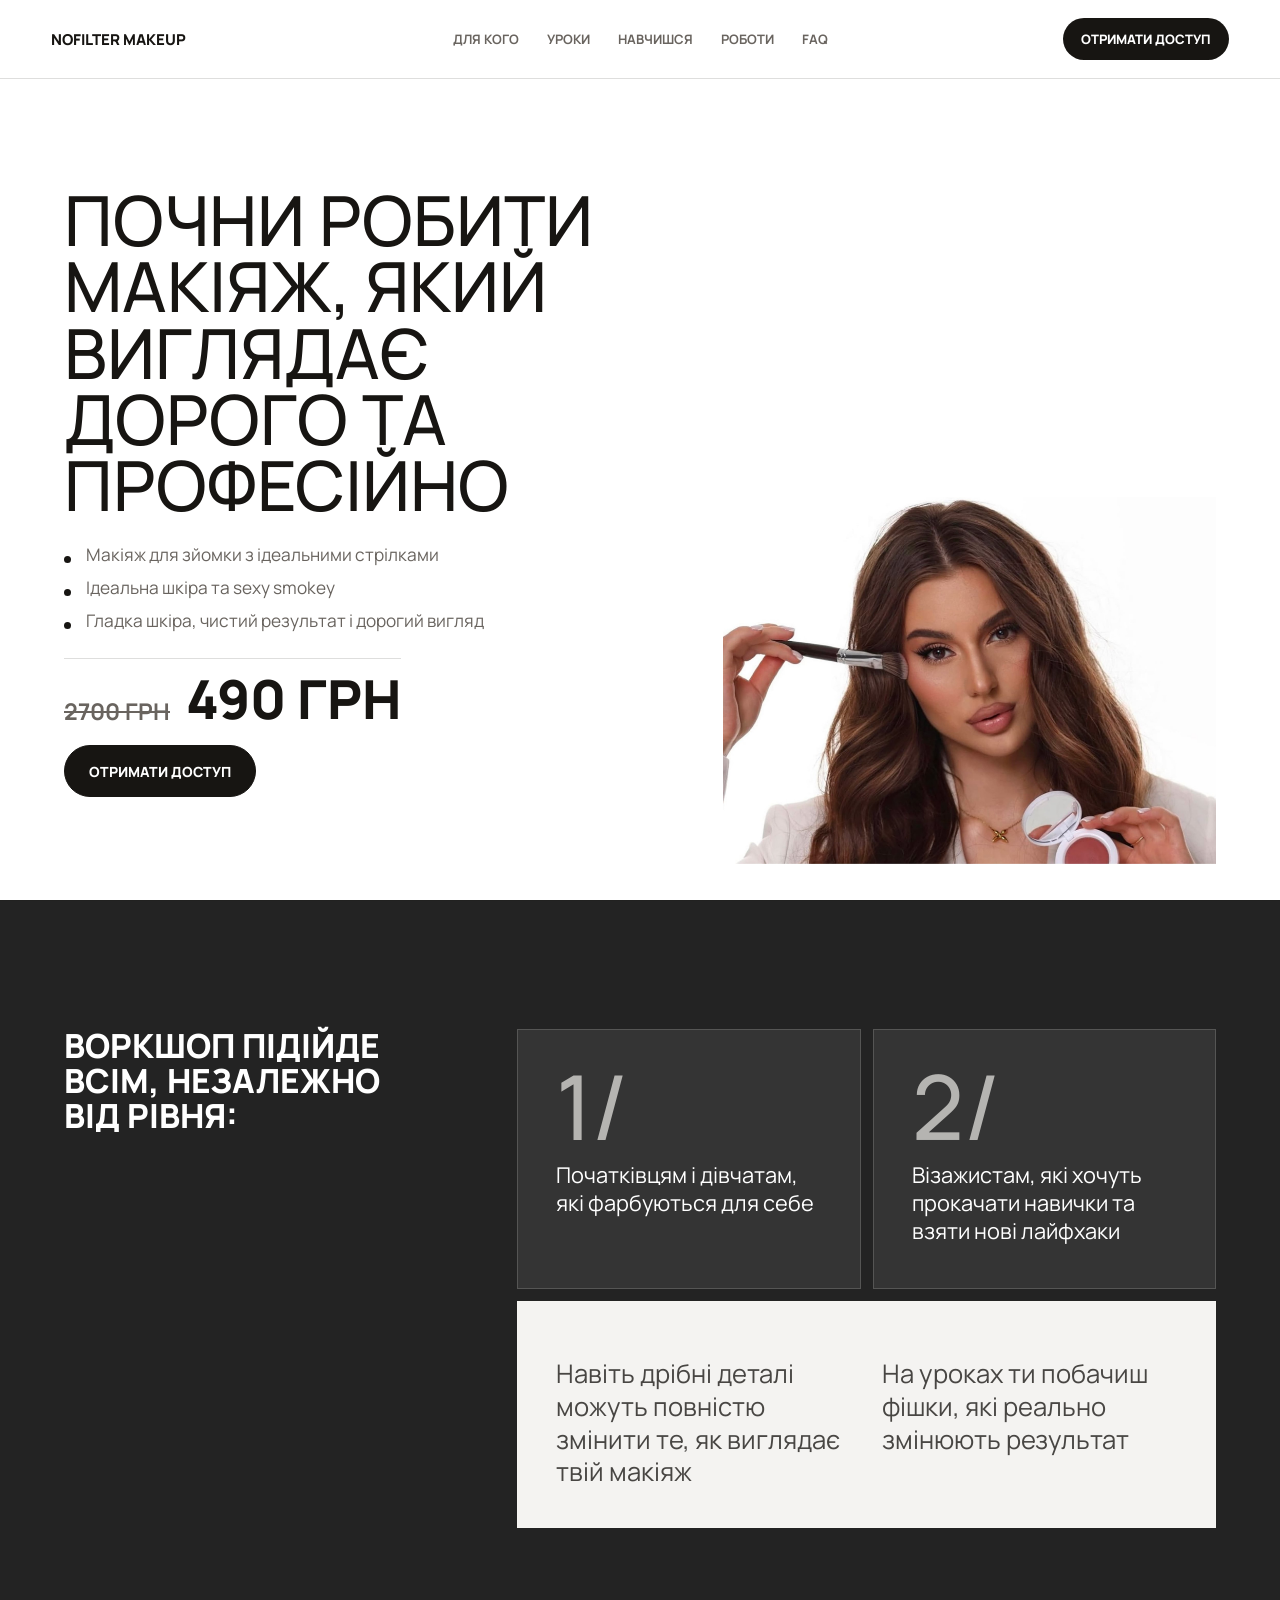
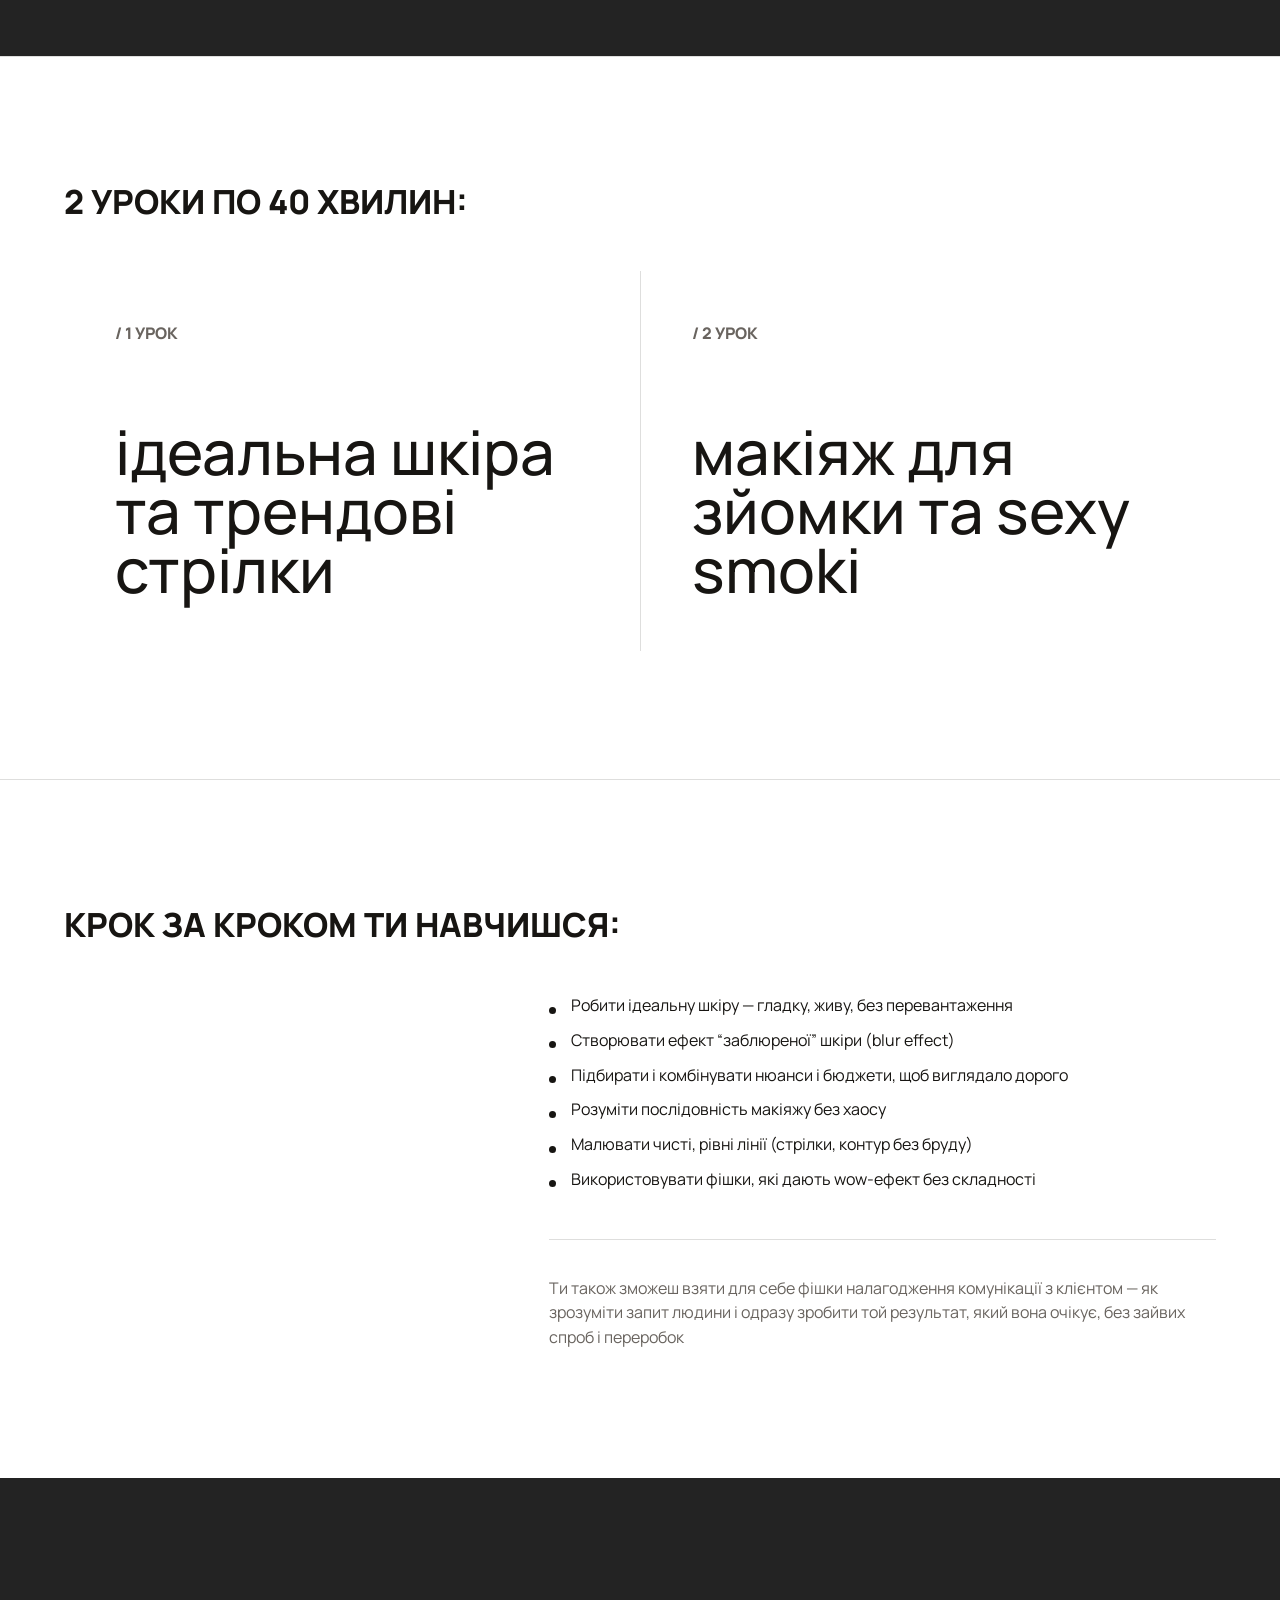
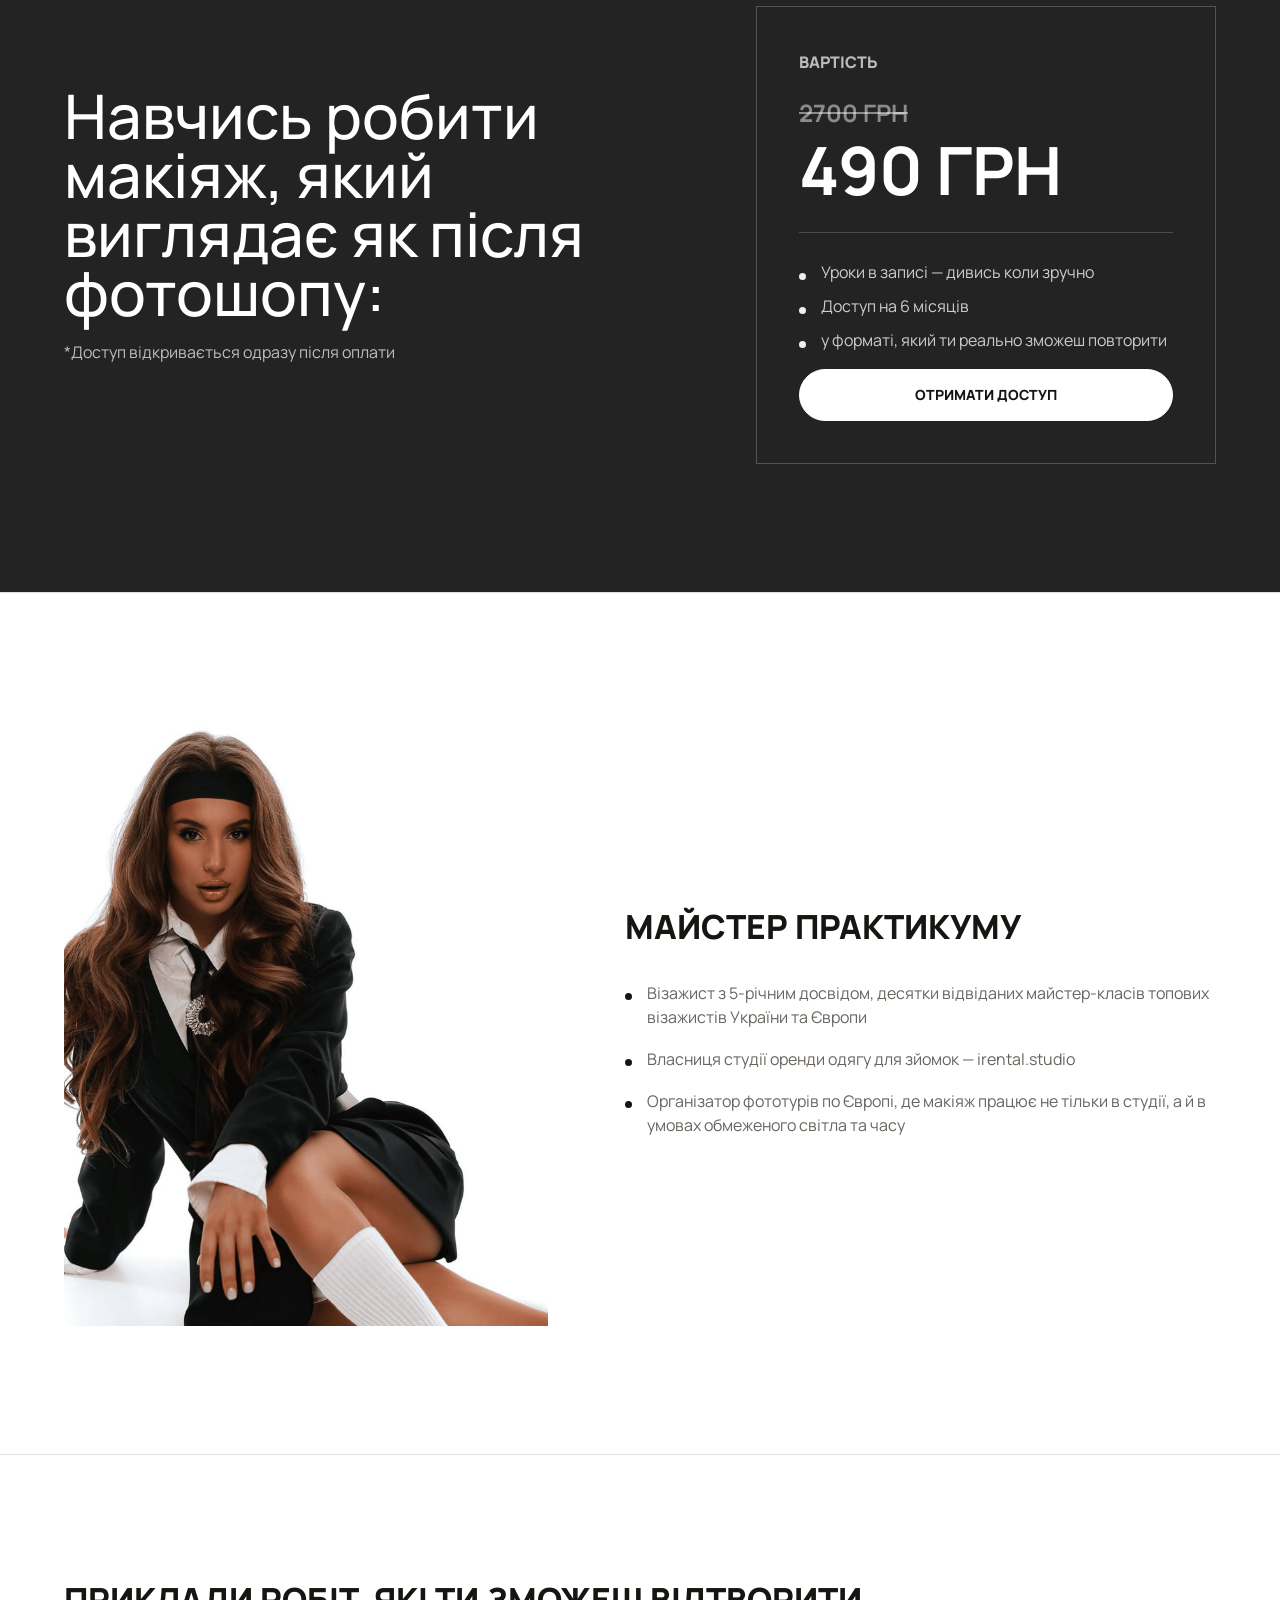
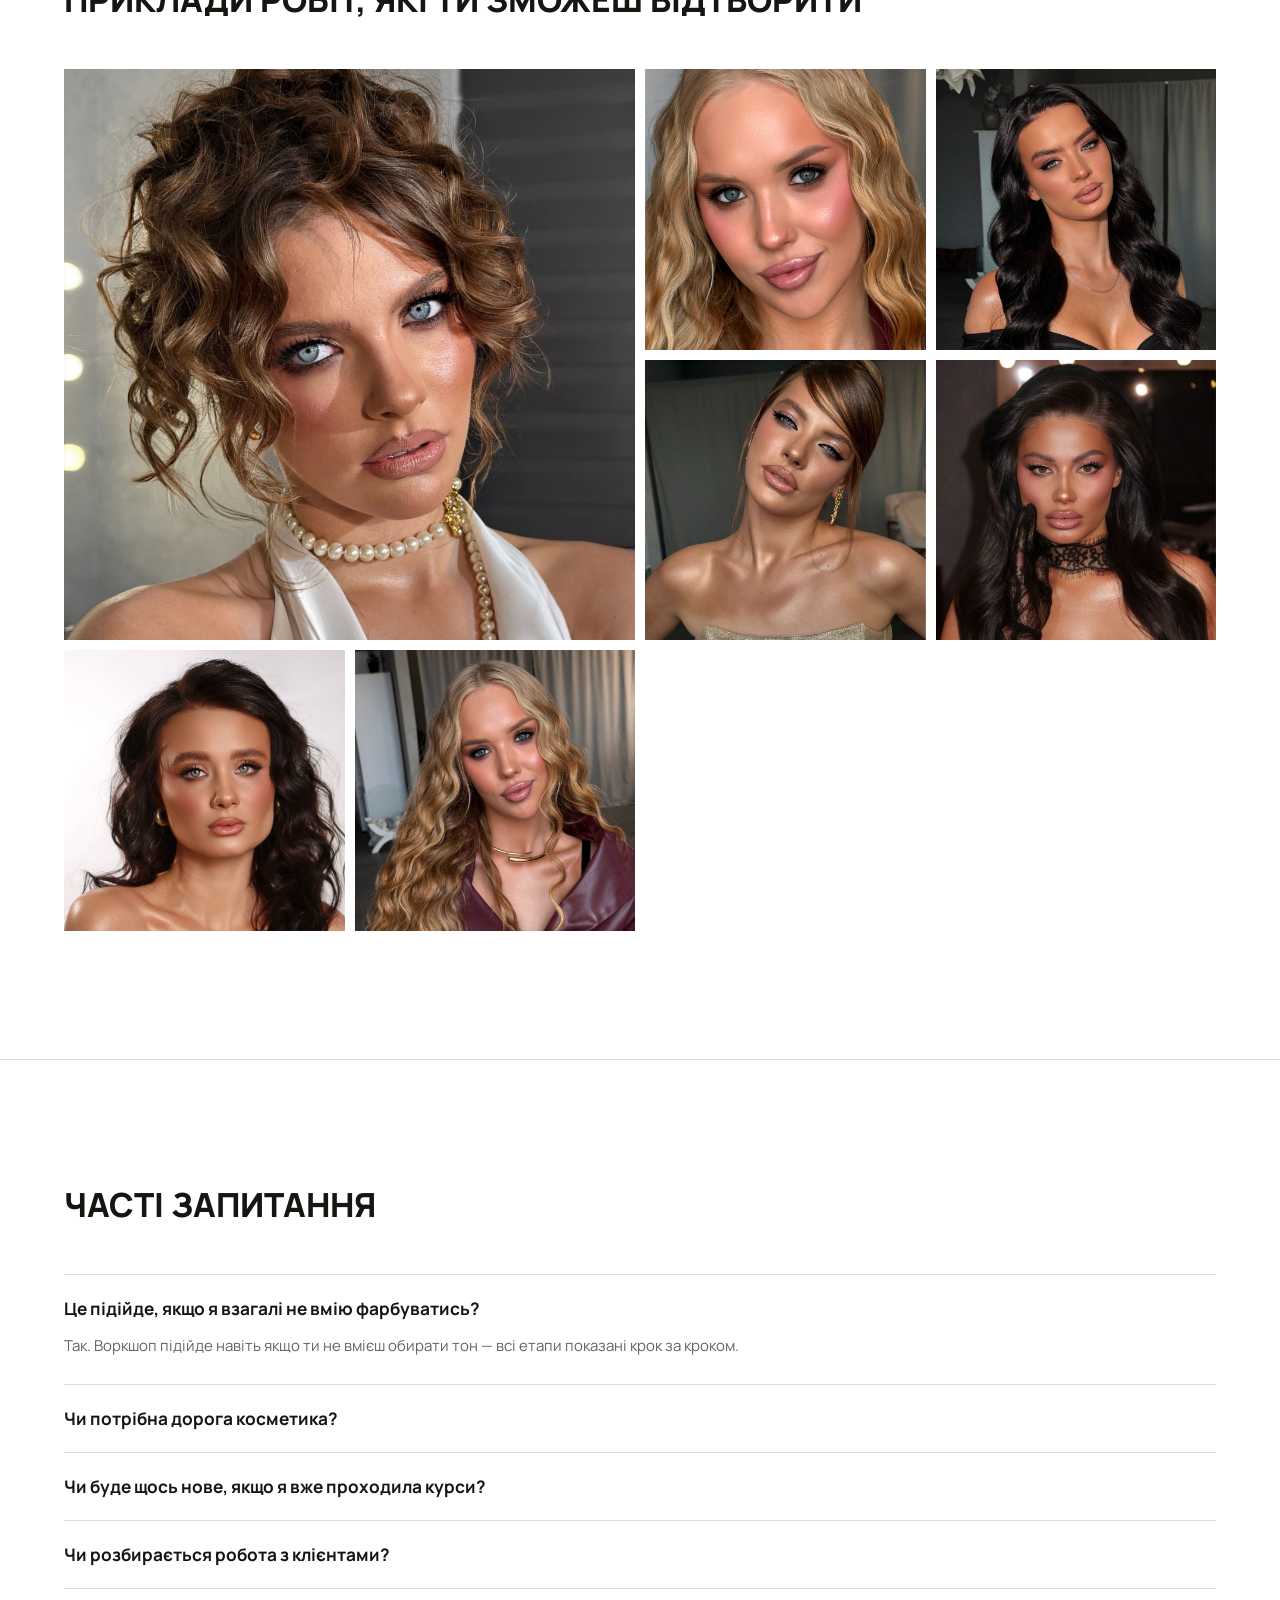
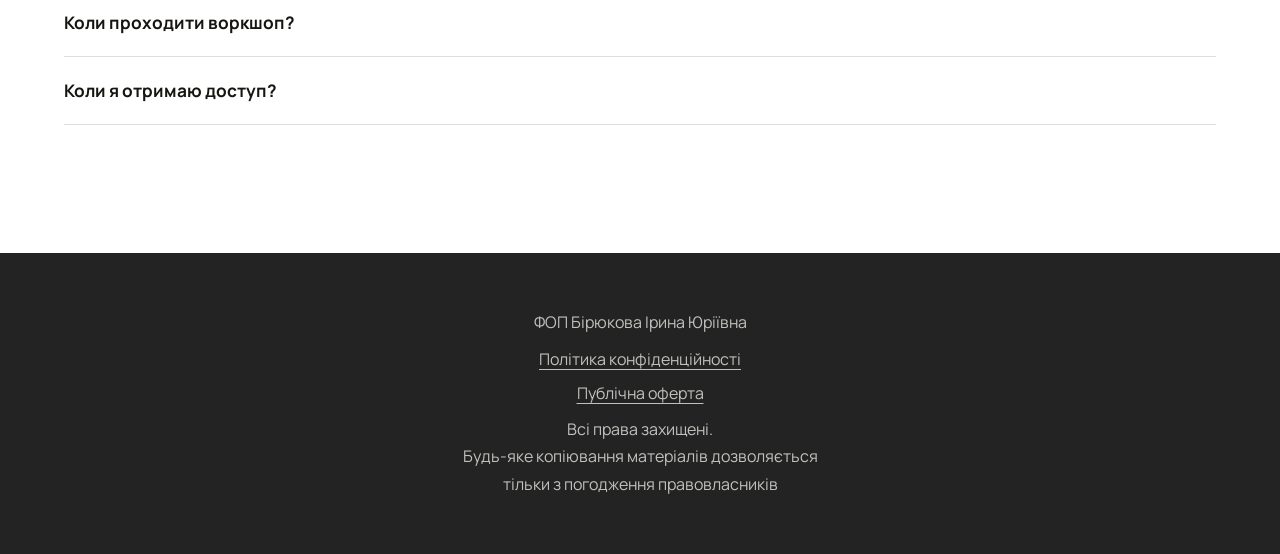
<file: index.html>
<!doctype html>
<html lang="uk">
  <head>
    <meta charset="utf-8" />
    <meta name="viewport" content="width=device-width, initial-scale=1" />
    <title>Nofilter Makeup | Воркшоп</title>
    <meta name="description" content="Навчись робити макіяж, який виглядає як після фотошопу" />
    <link rel="preconnect" href="https://fonts.googleapis.com" />
    <link rel="preconnect" href="https://fonts.gstatic.com" crossorigin />
    <link
      href="https://fonts.googleapis.com/css2?family=Inter:wght@400;500;600;700;800&family=Manrope:wght@400;500;600;700;800&display=swap"
      rel="stylesheet"
    />
    <link rel="stylesheet" href="styles.css" />
    <!-- Meta Pixel Code -->
    <script>
      !function(f,b,e,v,n,t,s)
      {if(f.fbq)return;n=f.fbq=function(){n.callMethod?
      n.callMethod.apply(n,arguments):n.queue.push(arguments)};
      if(!f._fbq)f._fbq=n;n.push=n;n.loaded=!0;n.version='2.0';
      n.queue=[];t=b.createElement(e);t.async=!0;
      t.src=v;s=b.getElementsByTagName(e)[0];
      s.parentNode.insertBefore(t,s)}(window, document,'script',
      'https://connect.facebook.net/en_US/fbevents.js');
      fbq('init', '955807143869570');
      fbq('track', 'PageView');
    </script>
    <noscript><img height="1" width="1" style="display:none"
    src="https://www.facebook.com/tr?id=955807143869570&ev=PageView&noscript=1"
    /></noscript>
    <!-- End Meta Pixel Code -->
  </head>
  <body>
    <header class="site-header">
      <a class="logo" href="#top">Nofilter Makeup</a>
      <nav aria-label="Навігація">
        <a href="#audience">Для кого</a>
        <a href="#lessons">Уроки</a>
        <a href="#learn">Навчишся</a>
        <a href="#works">Роботи</a>
        <a href="#faq">FAQ</a>
      </nav>
      <a class="header-cta" href="https://secure.wayforpay.com/payment/sf62a552300c2">Отримати доступ</a>
    </header>

    <main id="top">
      <section class="hero">
        <div class="hero-copy">
          <h1>ПОЧНИ РОБИТИ МАКІЯЖ, ЯКИЙ ВИГЛЯДАЄ ДОРОГО ТА ПРОФЕСІЙНО</h1>
          <ul class="hero-list">
            <li>Макіяж для зйомки з ідеальними стрілками</li>
            <li>Ідеальна шкіра та sexy smokey</li>
            <li>Гладка шкіра, чистий результат і дорогий вигляд</li>
          </ul>
          <div class="hero-price" aria-label="Вартість воркшопу">
            <span>2700 ГРН</span>
            <strong>490 ГРН</strong>
          </div>
          <a class="button" href="https://secure.wayforpay.com/payment/sf62a552300c2">Отримати доступ</a>
        </div>
        <figure class="hero-media">
          <img src="source-9.jpg" alt="Майстер практикуму з косметикою" />
        </figure>
      </section>

      <section class="section audience" id="audience">
        <div>
          <p class="kicker">ВОРКШОП ПІДІЙДЕ ВСІМ, НЕЗАЛЕЖНО ВІД РІВНЯ:</p>
        </div>
        <div class="audience-list">
          <article>
            <span>1/</span>
            <p>Початківцям і дівчатам, які фарбуються для себе</p>
          </article>
          <article>
            <span>2/</span>
            <p>Візажистам, які хочуть прокачати навички та взяти нові лайфхаки</p>
          </article>
          <article class="wide">
            <p>Навіть дрібні деталі можуть повністю змінити те, як виглядає твій макіяж</p>
            <p>На уроках ти побачиш фішки, які реально змінюють результат</p>
          </article>
        </div>
      </section>

      <section class="section lessons" id="lessons">
        <div class="section-title">
          <p class="kicker">2 УРОКИ ПО 40 ХВИЛИН:</p>
        </div>
        <div class="lesson-grid">
          <article>
            <span>/ 1 урок</span>
            <h2>ідеальна шкіра та трендові стрілки</h2>
          </article>
          <article>
            <span>/ 2 урок</span>
            <h2>макіяж для зйомки та sexy smoki</h2>
          </article>
        </div>
      </section>

      <section class="section learn" id="learn">
        <div class="section-title">
          <p class="kicker">КРОК ЗА КРОКОМ ТИ НАВЧИШСЯ:</p>
        </div>
        <div class="learn-layout">
          <div></div>
          <div class="learn-content">
            <ul class="learn-list">
              <li>Робити ідеальну шкіру — гладку, живу, без перевантаження</li>
              <li>Створювати ефект “заблюреної” шкіри (blur effect)</li>
              <li>Підбирати і комбінувати нюанси і бюджети, щоб виглядало дорого</li>
              <li>Розуміти послідовність макіяжу без хаосу</li>
              <li>Малювати чисті, рівні лінії (стрілки, контур без бруду)</li>
              <li>Використовувати фішки, які дають wow-ефект без складності</li>
            </ul>
            <p class="lead">
              Ти також зможеш взяти для себе фішки налагодження комунікації з клієнтом — як зрозуміти запит людини і одразу зробити той результат, який вона очікує, без зайвих спроб і переробок
            </p>
          </div>
        </div>
      </section>

      <section class="price-section" id="price">
        <div>
          <h2>Навчись робити макіяж, який виглядає як після фотошопу:</h2>
          <p>*Доступ відкривається одразу після оплати</p>
        </div>
        <div class="price-card">
          <p>ВАРТІСТЬ</p>
          <div class="price">
            <span>2700 ГРН</span>
            <strong>490 ГРН</strong>
          </div>
          <ul>
            <li>Уроки в записі — дивись коли зручно</li>
            <li>Доступ на 6 місяців</li>
            <li>у форматі, який ти реально зможеш повторити</li>
          </ul>
          <a class="button dark" href="https://secure.wayforpay.com/payment/sf62a552300c2">Отримати доступ</a>
        </div>
      </section>

      <section class="section master">
        <div class="master-image">
          <img src="source-15.png" alt="Майстер практикуму" />
        </div>
        <div>
          <p class="kicker">МАЙСТЕР ПРАКТИКУМУ</p>
          <ul class="master-list">
            <li>Візажист з 5-річним досвідом, десятки відвіданих майстер-класів топових візажистів України та Європи</li>
            <li>Власниця студії оренди одягу для зйомок — irental.studio</li>
            <li>Організатор фототурів по Європі, де макіяж працює не тільки в студії, а й в умовах обмеженого світла та часу</li>
          </ul>
        </div>
      </section>

      <section class="section works" id="works">
        <div class="section-title">
          <p class="kicker">Приклади робіт, які ти зможеш відтворити</p>
        </div>
        <div class="gallery">
          <img src="source-16.jpg" alt="Приклад роботи 1" />
          <img src="source-17.jpg" alt="Приклад роботи 2" />
          <img src="source-18.jpg" alt="Приклад роботи 3" />
          <img src="source-19.jpg" alt="Приклад роботи 4" />
          <img src="source-20.jpg" alt="Приклад роботи 5" />
          <img src="source-21.jpg" alt="Приклад роботи 6" />
          <img src="source-22.jpg" alt="Приклад роботи 7" />
        </div>
      </section>

      <section class="section faq" id="faq">
        <div class="section-title">
          <p class="kicker">ЧАСТІ ЗАПИТАННЯ</p>
        </div>
        <div class="faq-list">
          <details open>
            <summary>Це підійде, якщо я взагалі не вмію фарбуватись?</summary>
            <p>Так. Воркшоп підійде навіть якщо ти не вмієш обирати тон — всі етапи показані крок за кроком.</p>
          </details>
          <details>
            <summary>Чи потрібна дорога косметика?</summary>
            <p>Ні. Ти дізнаєшся як про люкс продукти, так і про бюджетні аналоги, які дають той самий результат.</p>
          </details>
          <details>
            <summary>Чи буде щось нове, якщо я вже проходила курси?</summary>
            <p>Так. На уроках є фішки, які можуть повністю змінити результат — навіть дрібні деталі дуже впливають на вигляд макияжу.</p>
          </details>
          <details>
            <summary>Чи розбирається робота з клієнтами?</summary>
            <p>Так. Буде блок про комунікацію — як зрозуміти запит людини і зробити саме той результат, який вона очікує, без переробок.</p>
          </details>
          <details>
            <summary>Коли проходити воркшоп?</summary>
            <p>Воркшоп доступний у записі — ти можеш дивуватися в будь-яку зручну годину.</p>
          </details>
          <details>
            <summary>Коли я отримаю доступ?</summary>
            <p>Ти отримаєш доступ відразу після оплати</p>
          </details>
        </div>
      </section>
    </main>

    <footer class="footer">
      <p>ФОП Бірюкова Ірина Юріївна</p>
      <button type="button" data-dialog-open="privacy-dialog">Політика конфіденційності</button>
      <button type="button" data-dialog-open="offer-dialog">Публічна оферта</button>
      <p>Всі права захищені.<br />Будь-яке копіювання матеріалів дозволяється<br />тільки з погодження правовласників</p>
    </footer>

    <dialog class="legal-dialog" id="privacy-dialog">
      <div class="legal-panel">
        <button class="dialog-close" type="button" data-dialog-close aria-label="Закрити">×</button>
        <div class="legal-content">
          <h2>Політика конфіденційності</h2>
          <p>ФОП Бірюкова Ірина Юріївна (далі — "Компанія") зобов'язується забезпечувати конфіденційність та захист ваших персональних даних, відповідно до чинного законодавства України про захист персональних даних.</p>
          <h3>1. Збір особистої інформації</h3>
          <p>Ми збираємо особисту інформацію користувачів при реєстрації на міні-курси та оплаті послуг, включаючи:</p>
          <ul>
            <li>Ім'я, прізвище;</li>
            <li>Електронна адреса (вкажіть актуальну пошту);</li>
            <li>Контактні дані;</li>
            <li>Інформація для оплати (наприклад, дані картки або платіжні системи);</li>
            <li>Інші дані, необхідні для надання послуг.</li>
          </ul>
          <h3>2. Мета використання даних</h3>
          <p>Зібрані дані використовуються для:</p>
          <ul>
            <li>Обробки замовлень на мінікурси та надання доступу до них;</li>
            <li>Надання інформаційних матеріалів, пов'язаних з курсами;</li>
            <li>Підтримки зв'язку з користувачами щодо навчання або технічної підтримки;</li>
            <li>Поліпшення якості наших онлайн послуг та продуктів;</li>
            <li>Надання оновлень та пропозицій щодо нових курсів та послуг (за вашою згодою).</li>
          </ul>
          <h3>3. Обробка платежів</h3>
          <p>Для обробки платежів ми використовуємо захищені платіжні сервіси. Ми не зберігаємо дані ваших платіжних карток або інших конфіденційних фінансових даних на наших серверах. Всі транзакції обробляються через захищені платіжні шлюзи.</p>
          <h3>4. Конфіденційність і захист даних</h3>
          <p>Ми використовуємо відповідні технічні та організаційні заходи для захисту ваших особистих даних від несанкціонованого доступу, зміни або видалення. Особиста інформація зберігається в захищених базах даних, доступ до яких обмежений.</p>
          <h3>5. Файли cookie</h3>
          <p>Ми можемо використовувати файли cookie для персоналізації вашого користувацького досвіду на нашому вебсайті. Cookie допомагають відслідковувати використання вебсайту та полегшують процеси входу, реєстрації та покупки. Ви можете відключити використання файлів cookie через налаштування браузера, проте це може обмежити функціональність сайту.</p>
          <h3>6. Передача даних третім особам</h3>
          <p>Ми не передаємо особисту інформацію користувачів третім особам, за винятком:</p>
          <ul>
            <li>Компаній, що надають послуги з обробки платежів;</li>
            <li>Випадків, передбачених чинним законодавством України.</li>
          </ul>
          <h3>7. Ваші права</h3>
          <p>Ви маєте право:</p>
          <ul>
            <li>Запитувати доступ до вашої особистої інформації;</li>
            <li>Вимагати виправлення неточних даних;</li>
            <li>Вимагати видалення ваших даних (у межах, дозволених законодавством).</li>
          </ul>
          <h3>8. Зміни до Політики конфіденційності</h3>
          <p>Ми залишаємо за собою право час від часу оновлювати цю Політику конфіденційності. Про зміни ми повідомлятимемо шляхом оновлення цієї сторінки. Рекомендуємо періодично переглядати цю політику, щоб залишатися в курсі актуальних умов.</p>
        </div>
      </div>
    </dialog>

    <dialog class="legal-dialog" id="offer-dialog">
      <div class="legal-panel">
        <button class="dialog-close" type="button" data-dialog-close aria-label="Закрити">×</button>
        <div class="legal-content">
          <h2>Публічна оферта</h2>
          <h3>ПУБЛІЧНА ОФЕРТА</h3>
          <p>Цей документ є офіційною публічною офертою (далі — «Оферта») фізичної особи-підприємця Бірюкової Ірини Юріївни, ідентифікаційний код 3730509582 (далі — «Виконавець»), щодо надання інформаційно-консультаційних послуг та продажу онлайн-продуктів через вебсайт.</p>
          <p>Оформлюючи замовлення та/або здійснюючи оплату на сайті, користувач підтверджує ознайомлення з умовами цієї Оферти, приймає їх у повному обсязі та укладає договір з Виконавцем.</p>
          <h3>1. Загальні положення</h3>
          <p>1.1. Ця Оферта є офіційною пропозицією Виконавця укласти договір на умовах, викладених нижче.</p>
          <p>1.2. Акцептом Оферти є оформлення замовлення та/або оплата послуг чи онлайн-продуктів, розміщених на сайті.</p>
          <p>1.3. З моменту акцепту Оферти договір вважається укладеним між Виконавцем та Замовником.</p>
          <p>1.4. Виконавець має право вносити зміни до цієї Оферти без попереднього погодження з користувачами. Актуальна редакція публікується на сайті та набирає чинності з моменту розміщення.</p>
          <h3>2. Предмет договору</h3>
          <p>2.1. Виконавець зобов’язується надати Замовнику доступ до онлайн-курсів, навчальних матеріалів, консультаційних або інших цифрових продуктів, представлених на сайті, а Замовник зобов’язується оплатити такі послуги на умовах цієї Оферти.</p>
          <p>2.2. Опис продукту, його вартість, формат, тривалість, програма та інші умови зазначаються на відповідній сторінці сайту.</p>
          <h3>3. Порядок оформлення та оплати</h3>
          <p>3.1. Замовлення оформлюється шляхом заповнення форми на сайті або іншим доступним способом.</p>
          <p>3.2. Оплата здійснюється через платіжні системи, доступні на сайті.</p>
          <p>3.3. Після підтвердження успішної оплати Замовнику надається доступ до продукту, електронний лист, посилання, особистий кабінет або інший спосіб доступу залежно від формату продукту.</p>
          <h3>4. Права та обов’язки сторін</h3>
          <p>4.1. Виконавець зобов’язується:<br />надати оплачений продукт або доступ до нього;<br />забезпечити відповідність продукту опису на сайті;<br />не розголошувати персональні дані Замовника, окрім випадків, передбачених законодавством.</p>
          <p>4.2. Виконавець має право:<br />змінювати зміст, структуру та умови продуктів;<br />оновлювати цю Оферту;<br />відмовити у наданні послуг у разі порушення Замовником умов Оферти;<br />тимчасово обмежити доступ з технічних причин.</p>
          <p>4.3. Замовник зобов’язується:<br />надавати достовірні дані при оформленні замовлення;<br />своєчасно оплатити послуги;<br />не передавати доступ до матеріалів третім особам;<br />не копіювати, не поширювати та не використовувати матеріали в комерційних цілях без дозволу Виконавця.</p>
          <p>4.4. Замовник має право:<br />отримати оплачений продукт згідно з описом;<br />звернутися до служби підтримки з питань доступу чи роботи продукту.</p>
          <h3>5. Вартість послуг</h3>
          <p>5.1. Вартість кожного продукту вказується на сайті.</p>
          <p>5.2. Виконавець має право змінювати ціни до моменту оформлення замовлення.</p>
          <p>5.3. Після оплати вартість замовлення для конкретного Замовника зміні не підлягає.</p>
          <h3>6. Відповідальність сторін</h3>
          <p>6.1. Виконавець не несе відповідальності за неможливість користування продуктом з причин, що залежать від Замовника (відсутність інтернету, несправності техніки, некоректно вказані дані тощо).</p>
          <p>6.2. Виконавець не несе відповідальності за збої в роботі сторонніх сервісів, платіжних систем, хостингу, провайдерів чи платформ.</p>
          <p>6.3. У разі передачі доступу третім особам Виконавець має право заблокувати доступ без повернення коштів.</p>
          <h3>7. Повернення коштів</h3>
          <p>7.1. Замовник має право звернутися щодо повернення коштів до моменту надання доступу до цифрового продукту.</p>
          <p>7.2. Після надання доступу до онлайн-курсу, матеріалів або іншого цифрового продукту кошти не повертаються, якщо інше прямо не зазначено на сторінці продажу.</p>
          <p>7.3. Для розгляду запиту щодо повернення коштів Замовник звертається за контактами, вказаними на сайті.</p>
          <h3>8. Інтелектуальна власність</h3>
          <p>8.1. Усі матеріали, розміщені в межах продуктів, є об’єктами авторського права.</p>
          <p>8.2. Забороняється копіювання, поширення, перепродаж, передача третім особам або публічне розміщення матеріалів без письмового дозволу Виконавця.</p>
          <h3>9. Заключні положення</h3>
          <p>9.1. Усі спори вирішуються шляхом переговорів.</p>
          <p>9.2. У разі неможливості врегулювання спору він вирішується відповідно до чинного законодавства України.</p>
          <p>9.3. Недійсність окремого положення Оферти не впливає на чинність інших положень.</p>
          <p>9.4. Актуальна редакція Оферти постійно доступна для ознайомлення на сайті.</p>
        </div>
      </div>
    </dialog>

    <script>
      document.querySelectorAll("[data-dialog-open]").forEach((button) => {
        button.addEventListener("click", () => {
          document.getElementById(button.dataset.dialogOpen)?.showModal();
        });
      });

      document.querySelectorAll(".legal-dialog").forEach((dialog) => {
        dialog.addEventListener("click", (event) => {
          if (event.target === dialog || event.target.hasAttribute("data-dialog-close")) {
            dialog.close();
          }
        });
      });
    </script>
  </body>
</html>
</file>
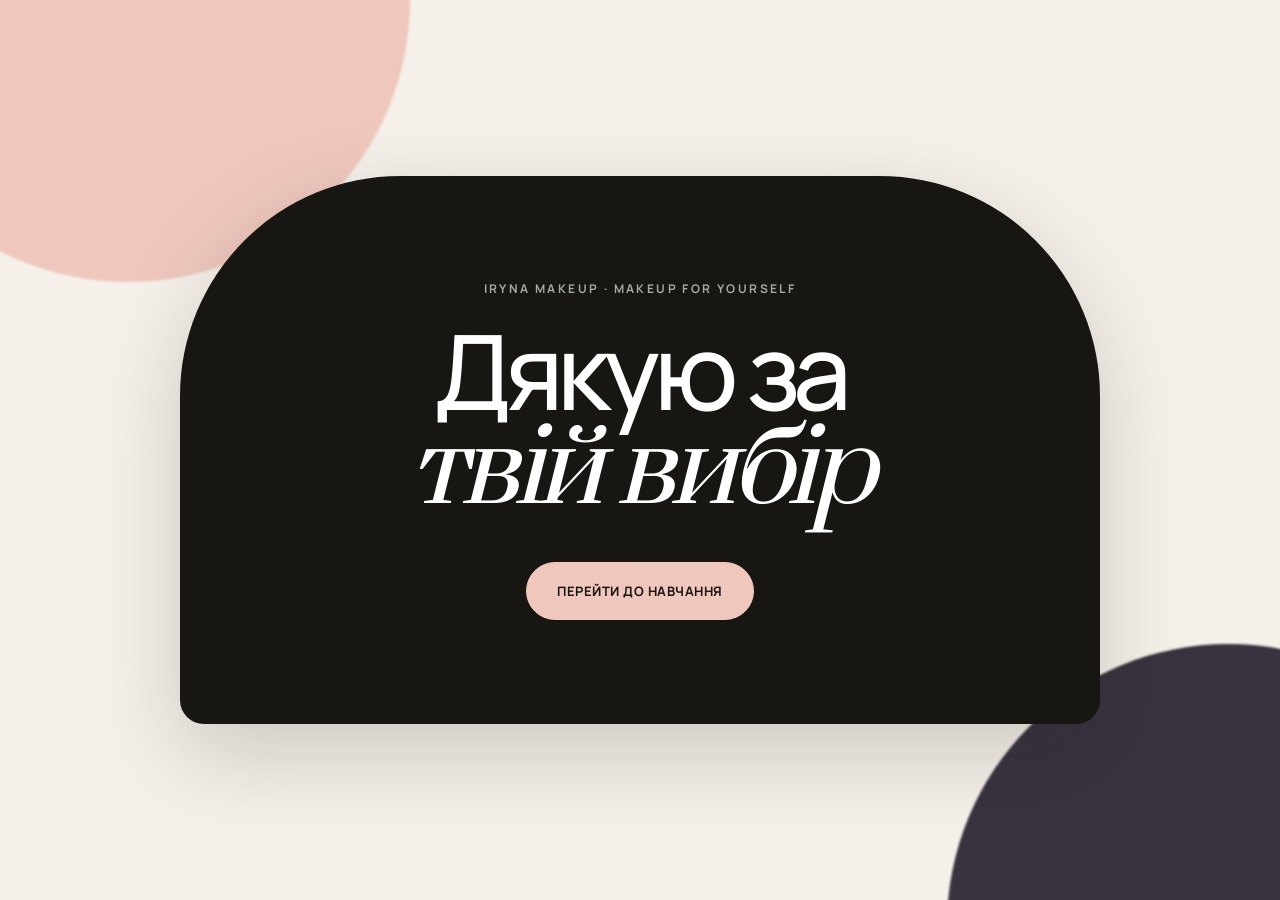
<file: thanks-2/index.html>
<!doctype html>
<html lang="uk">
  <head>
    <meta charset="UTF-8" />
    <meta name="viewport" content="width=device-width, initial-scale=1.0" />
    <meta name="description" content="Дякуємо за придбання курсу макіяжу для себе." />
    <title>Дякую за твій вибір — IRYNA MAKEUP</title>
    <link rel="preconnect" href="https://fonts.googleapis.com" />
    <link rel="preconnect" href="https://fonts.gstatic.com" crossorigin />
    <link href="https://fonts.googleapis.com/css2?family=Manrope:wght@400;500;600;700&family=Prata&display=swap" rel="stylesheet" />

    <!-- Meta Pixel Code -->
    <script>
      !function(f,b,e,v,n,t,s)
      {if(f.fbq)return;n=f.fbq=function(){n.callMethod?
      n.callMethod.apply(n,arguments):n.queue.push(arguments)};
      if(!f._fbq)f._fbq=n;n.push=n;n.loaded=!0;n.version='2.0';
      n.queue=[];t=b.createElement(e);t.async=!0;
      t.src=v;s=b.getElementsByTagName(e)[0];
      s.parentNode.insertBefore(t,s)}(window, document,'script',
      'https://connect.facebook.net/en_US/fbevents.js');
      fbq('init', '955807143869570');
      fbq('track', 'PageView');
      fbq('track', 'Purchase', {
        value: 10.9,
        currency: 'USD'
      });
    </script>
    <!-- End Meta Pixel Code -->

    <style>
      :root {
        --ink: #171613;
        --paper: #f5f0e9;
        --blush: #efc7bd;
        --night: #393340;
      }

      * { box-sizing: border-box; }

      body {
        min-height: 100vh;
        margin: 0;
        display: grid;
        place-items: center;
        padding: 24px;
        overflow: hidden;
        background: var(--paper);
        color: var(--ink);
        font-family: "Manrope", sans-serif;
      }

      body::before,
      body::after {
        content: "";
        position: fixed;
        z-index: -1;
        width: 44vw;
        height: 44vw;
        border-radius: 50%;
        filter: blur(1px);
      }

      body::before {
        top: -22vw;
        left: -12vw;
        background: var(--blush);
      }

      body::after {
        right: -18vw;
        bottom: -24vw;
        background: var(--night);
      }

      main {
        position: relative;
        width: min(920px, 100%);
        padding: clamp(48px, 9vw, 104px) clamp(24px, 8vw, 92px);
        overflow: hidden;
        border-radius: 220px 220px 24px 24px;
        background: var(--ink);
        color: white;
        text-align: center;
        box-shadow: 0 30px 90px rgba(23, 22, 19, 0.18);
      }

      .eyebrow {
        margin: 0 0 24px;
        color: rgba(255,255,255,.62);
        font-size: 12px;
        font-weight: 700;
        letter-spacing: .2em;
        text-transform: uppercase;
      }

      h1 {
        max-width: 740px;
        margin: 0 auto 42px;
        font-size: clamp(52px, 9vw, 104px);
        font-weight: 500;
        letter-spacing: -.06em;
        line-height: .96;
      }

      h1 em {
        display: block;
        font-family: "Prata", serif;
        font-style: italic;
        font-weight: 400;
      }

      a {
        display: inline-flex;
        min-height: 58px;
        align-items: center;
        justify-content: center;
        padding: 0 30px;
        border: 1px solid var(--blush);
        border-radius: 999px;
        background: var(--blush);
        color: var(--ink);
        font-size: 13px;
        font-weight: 700;
        letter-spacing: .04em;
        text-decoration: none;
        text-transform: uppercase;
        transition: transform .25s ease, background .25s ease, color .25s ease;
      }

      a:hover {
        transform: translateY(-3px);
        background: transparent;
        color: white;
      }

      @media (max-width: 620px) {
        body { padding: 14px; }
        main { padding: 76px 20px 48px; border-radius: 160px 160px 20px 20px; }
        h1 { margin-bottom: 34px; font-size: clamp(46px, 17vw, 70px); }
        a { width: 100%; }
      }
    </style>
  </head>
  <body>
    <noscript><img height="1" width="1" style="display:none" src="https://www.facebook.com/tr?id=955807143869570&amp;ev=PageView&amp;noscript=1" alt="" /></noscript>
    <main>
      <p class="eyebrow">IRYNA MAKEUP · MAKEUP FOR YOURSELF</p>
      <h1>Дякую за <em>твій вибір</em></h1>
      <a href="https://telegram.me/IRENA_MAKEUP_bot?start=ZGw6MzQzNjIy">Перейти до навчання</a>
    </main>
  </body>
</html>
</file>
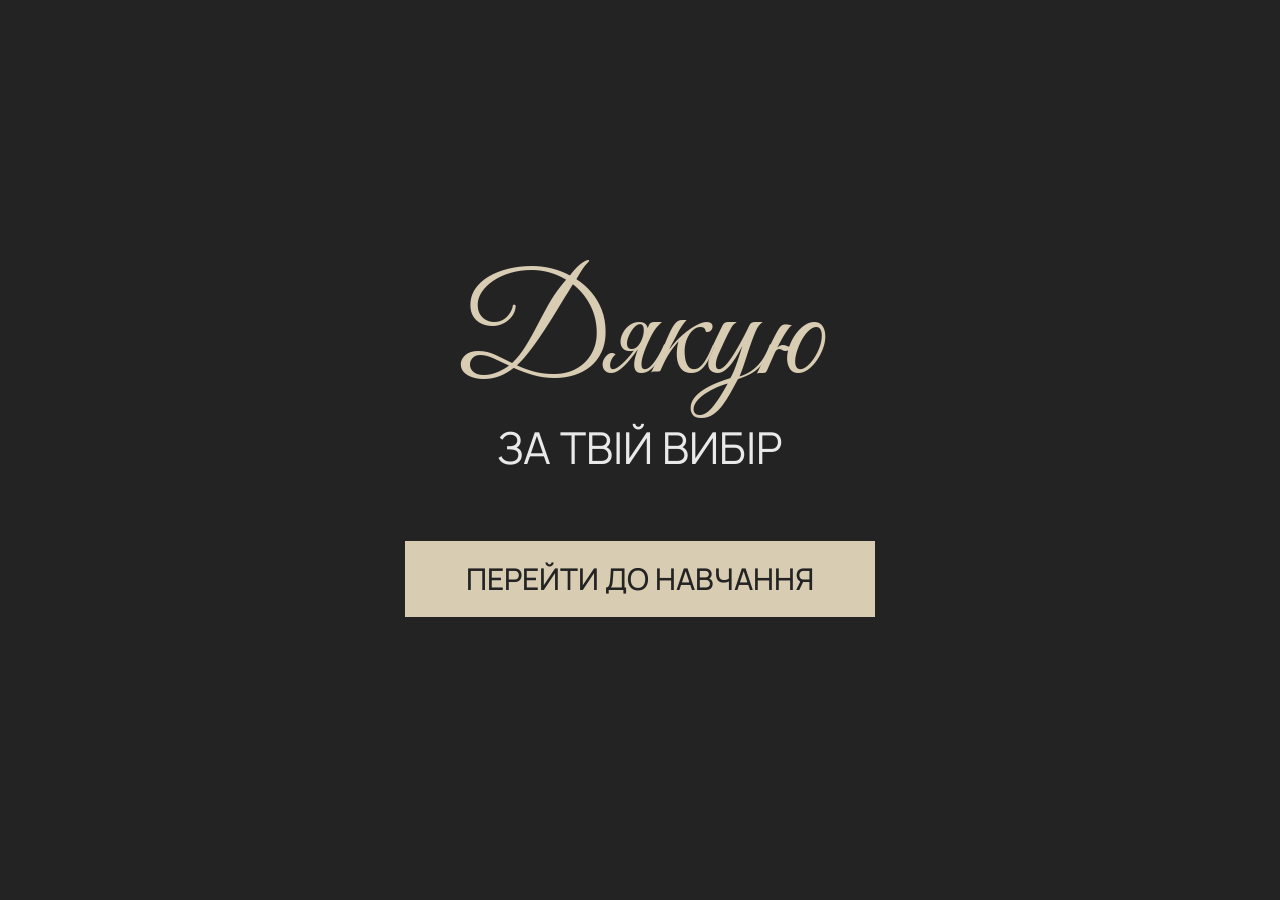
<file: thanks/index.html>
<!doctype html>
<html lang="uk">
  <head>
    <meta charset="utf-8" />
    <meta name="viewport" content="width=device-width, initial-scale=1" />
    <title>Дякую за твій вибір</title>
    <link rel="preconnect" href="https://fonts.googleapis.com" />
    <link rel="preconnect" href="https://fonts.gstatic.com" crossorigin />
    <link
      href="https://fonts.googleapis.com/css2?family=Great+Vibes&family=Manrope:wght@400;500;600;700;800&display=swap"
      rel="stylesheet"
    />
    <!-- Meta Pixel Code -->
    <script>
      !function(f,b,e,v,n,t,s)
      {if(f.fbq)return;n=f.fbq=function(){n.callMethod?
      n.callMethod.apply(n,arguments):n.queue.push(arguments)};
      if(!f._fbq)f._fbq=n;n.push=n;n.loaded=!0;n.version='2.0';
      n.queue=[];t=b.createElement(e);t.async=!0;
      t.src=v;s=b.getElementsByTagName(e)[0];
      s.parentNode.insertBefore(t,s)}(window, document,'script',
      'https://connect.facebook.net/en_US/fbevents.js');
      fbq('init', '955807143869570');
      fbq('track', 'PageView');
    </script>
    <noscript><img height="1" width="1" style="display:none"
    src="https://www.facebook.com/tr?id=955807143869570&ev=PageView&noscript=1"
    /></noscript>
    <!-- End Meta Pixel Code -->
    <style>
      :root {
        --dark: #232323;
        --cream: #d8ccb3;
        --white: #ffffff;
      }

      * {
        box-sizing: border-box;
      }

      body {
        margin: 0;
        min-height: 100vh;
        color: var(--white);
        background: var(--dark);
        font-family: Manrope, system-ui, -apple-system, BlinkMacSystemFont, "Segoe UI", sans-serif;
      }

      main {
        min-height: 100vh;
        display: grid;
        place-items: center;
        padding: 32px 20px;
      }

      .thanks {
        width: min(640px, 100%);
        text-align: center;
      }

      .script {
        display: block;
        margin-bottom: 18px;
        color: var(--cream);
        font-family: "Great Vibes", cursive;
        font-size: clamp(82px, 11vw, 150px);
        font-weight: 400;
        line-height: 0.82;
      }

      h1 {
        margin: 0;
        color: rgba(255, 255, 255, 0.9);
        font-size: clamp(28px, 4vw, 44px);
        font-weight: 400;
        letter-spacing: 0;
        text-transform: uppercase;
      }

      .button {
        display: inline-flex;
        align-items: center;
        justify-content: center;
        min-width: min(470px, 100%);
        min-height: 76px;
        margin-top: clamp(42px, 6vw, 64px);
        padding: 0 34px;
        color: var(--dark);
        background: var(--cream);
        font-size: clamp(20px, 2.5vw, 30px);
        font-weight: 500;
        text-decoration: none;
        text-transform: uppercase;
      }

      @media (max-width: 560px) {
        .script {
          font-size: 86px;
        }

        h1 {
          font-size: 26px;
        }

        .button {
          min-height: 62px;
          font-size: 18px;
        }
      }
    </style>
  </head>
  <body>
    <main>
      <section class="thanks">
        <span class="script">Дякую</span>
        <h1>за твій вибір</h1>
        <a class="button" href="https://telegram.me/IRENA_MAKEUP_bot?start=ZGw6MzIzNjc3">Перейти до навчання</a>
      </section>
    </main>
    <script>
      fbq('track', 'Purchase', {currency: "USD", value: 10.9})
    </script>
  </body>
</html>
</file>
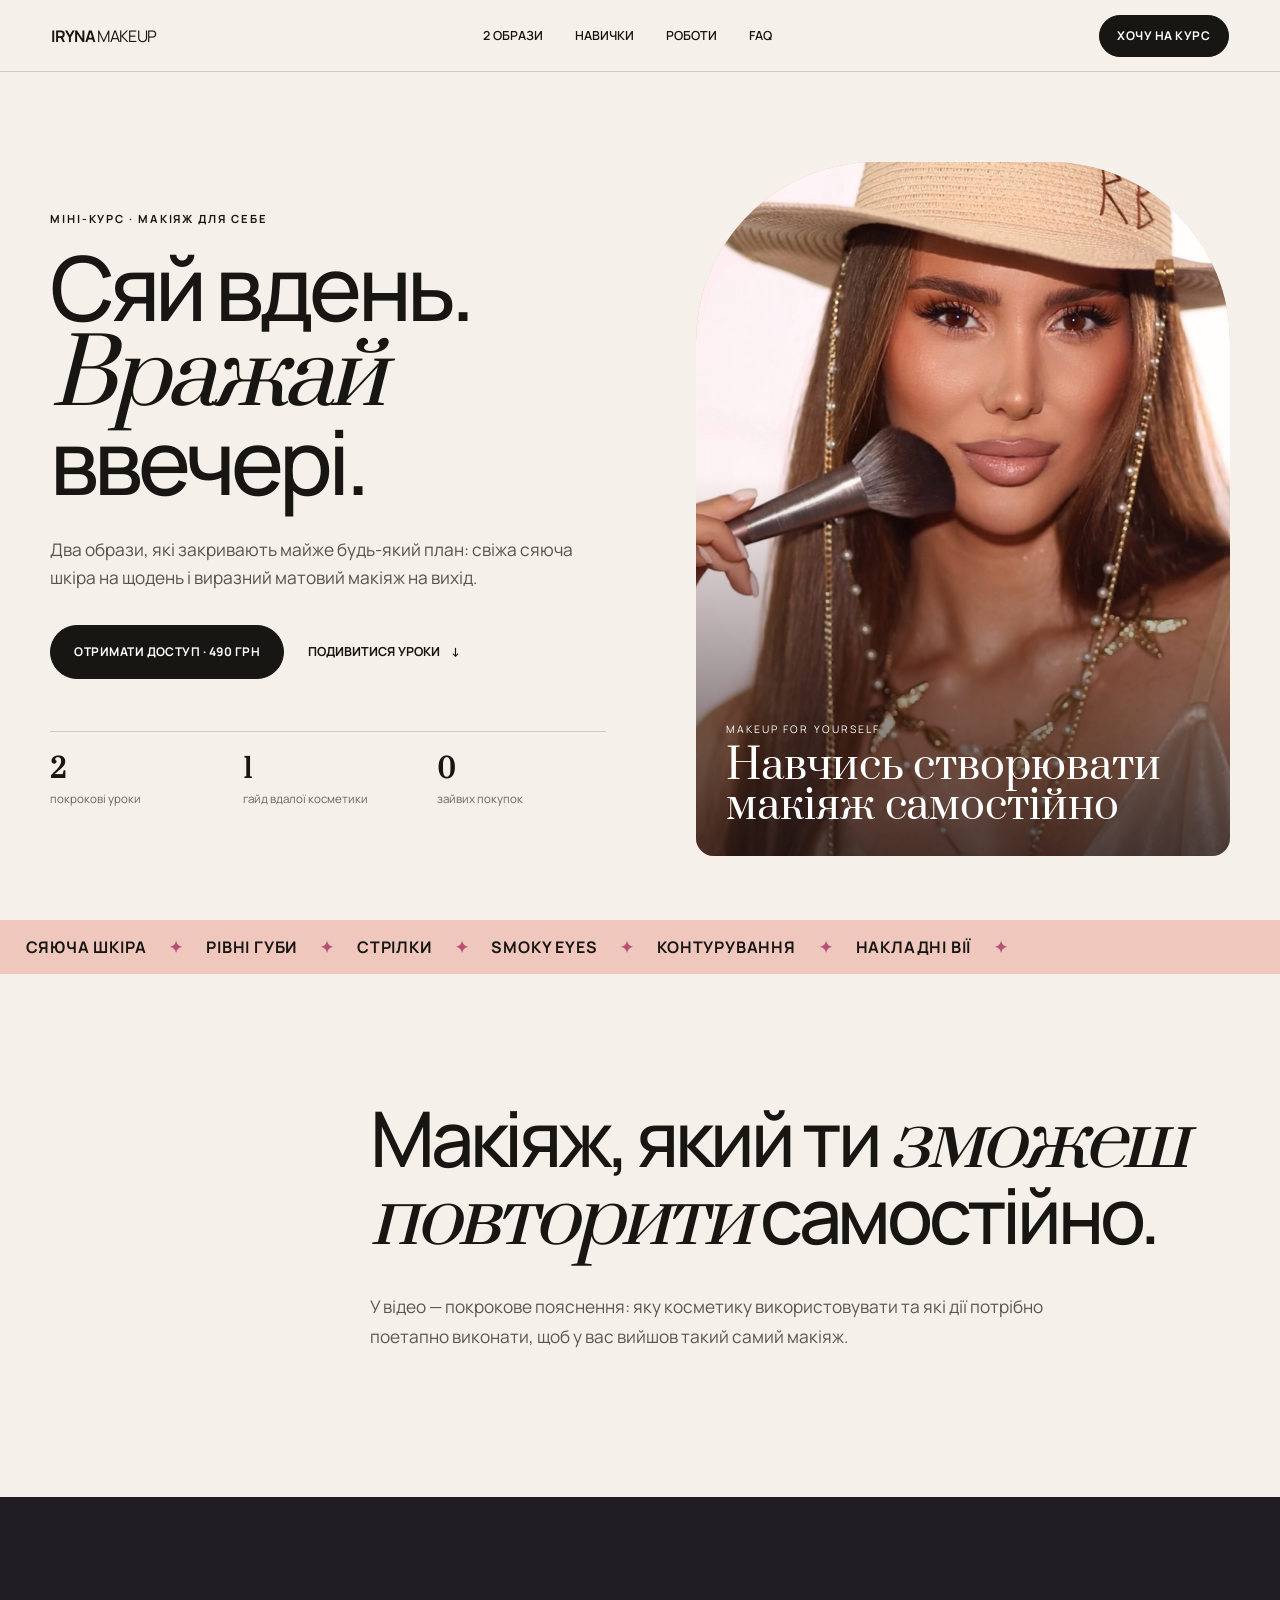
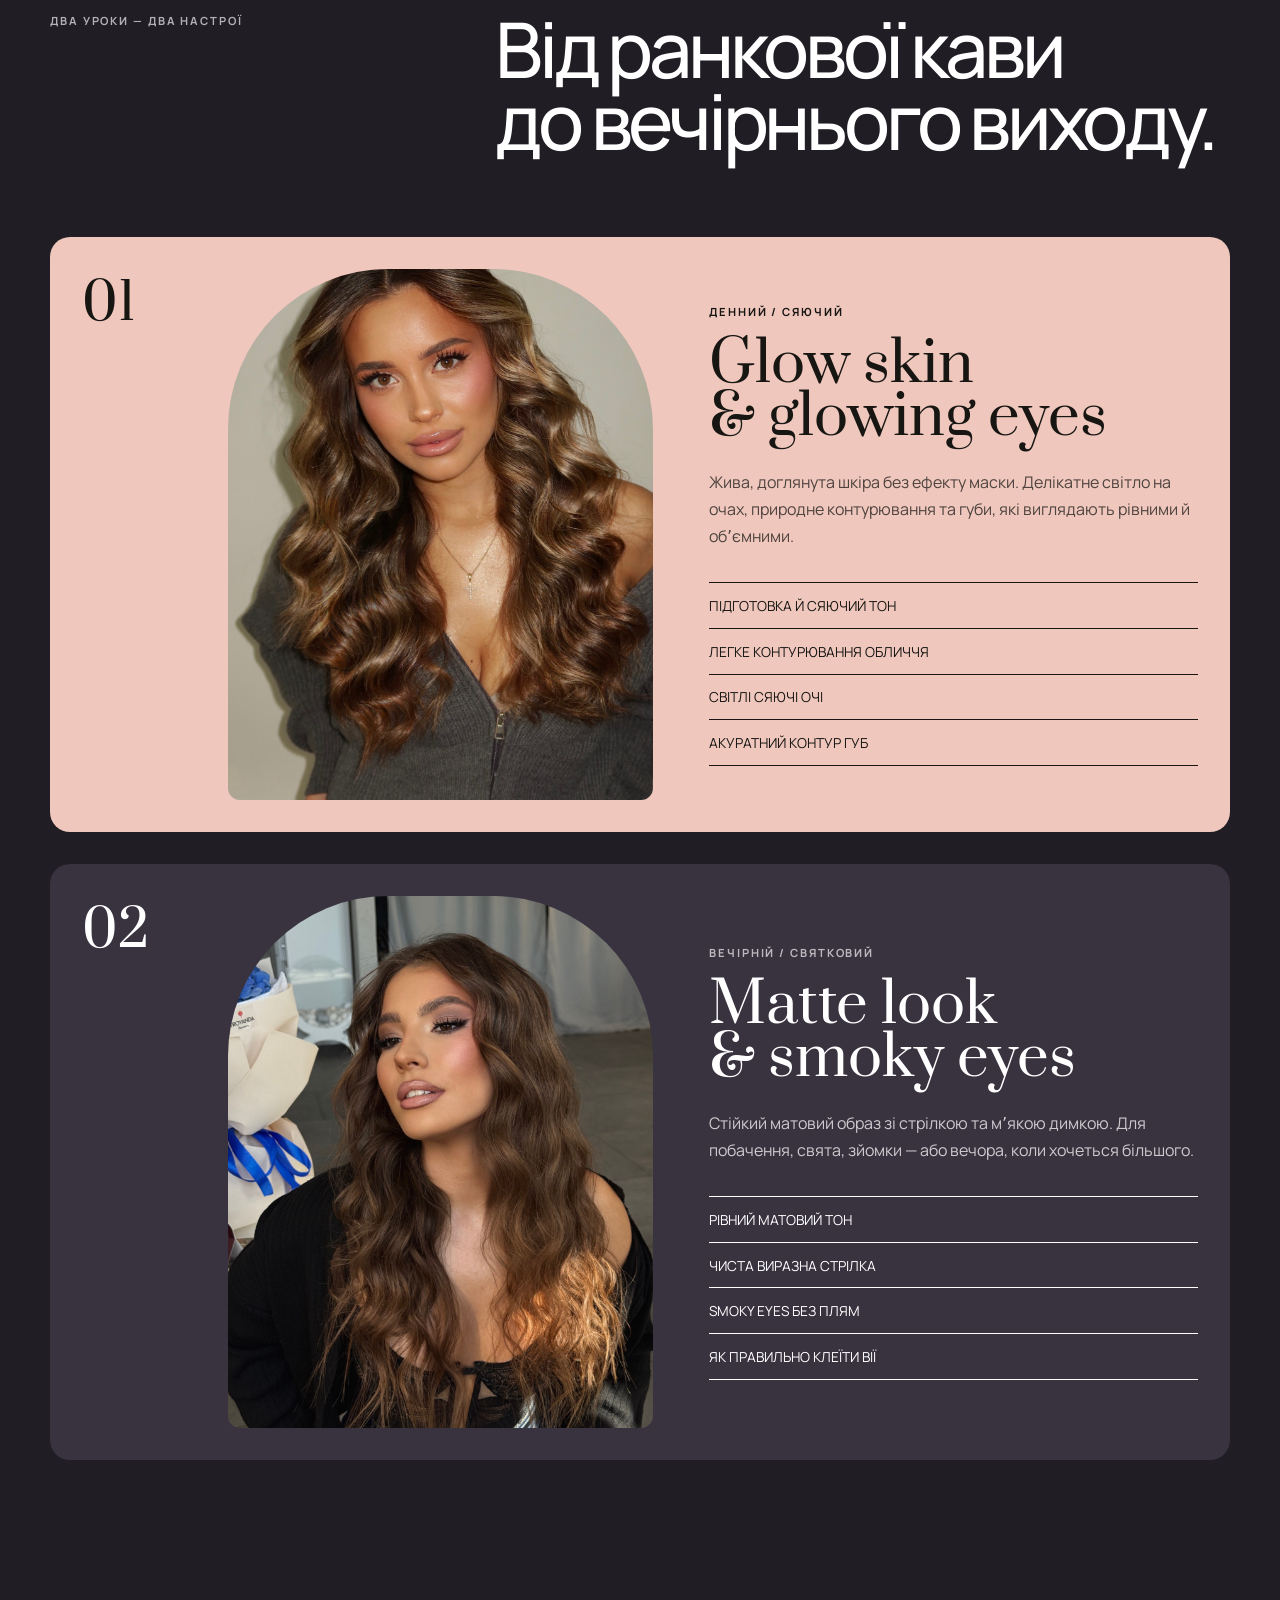
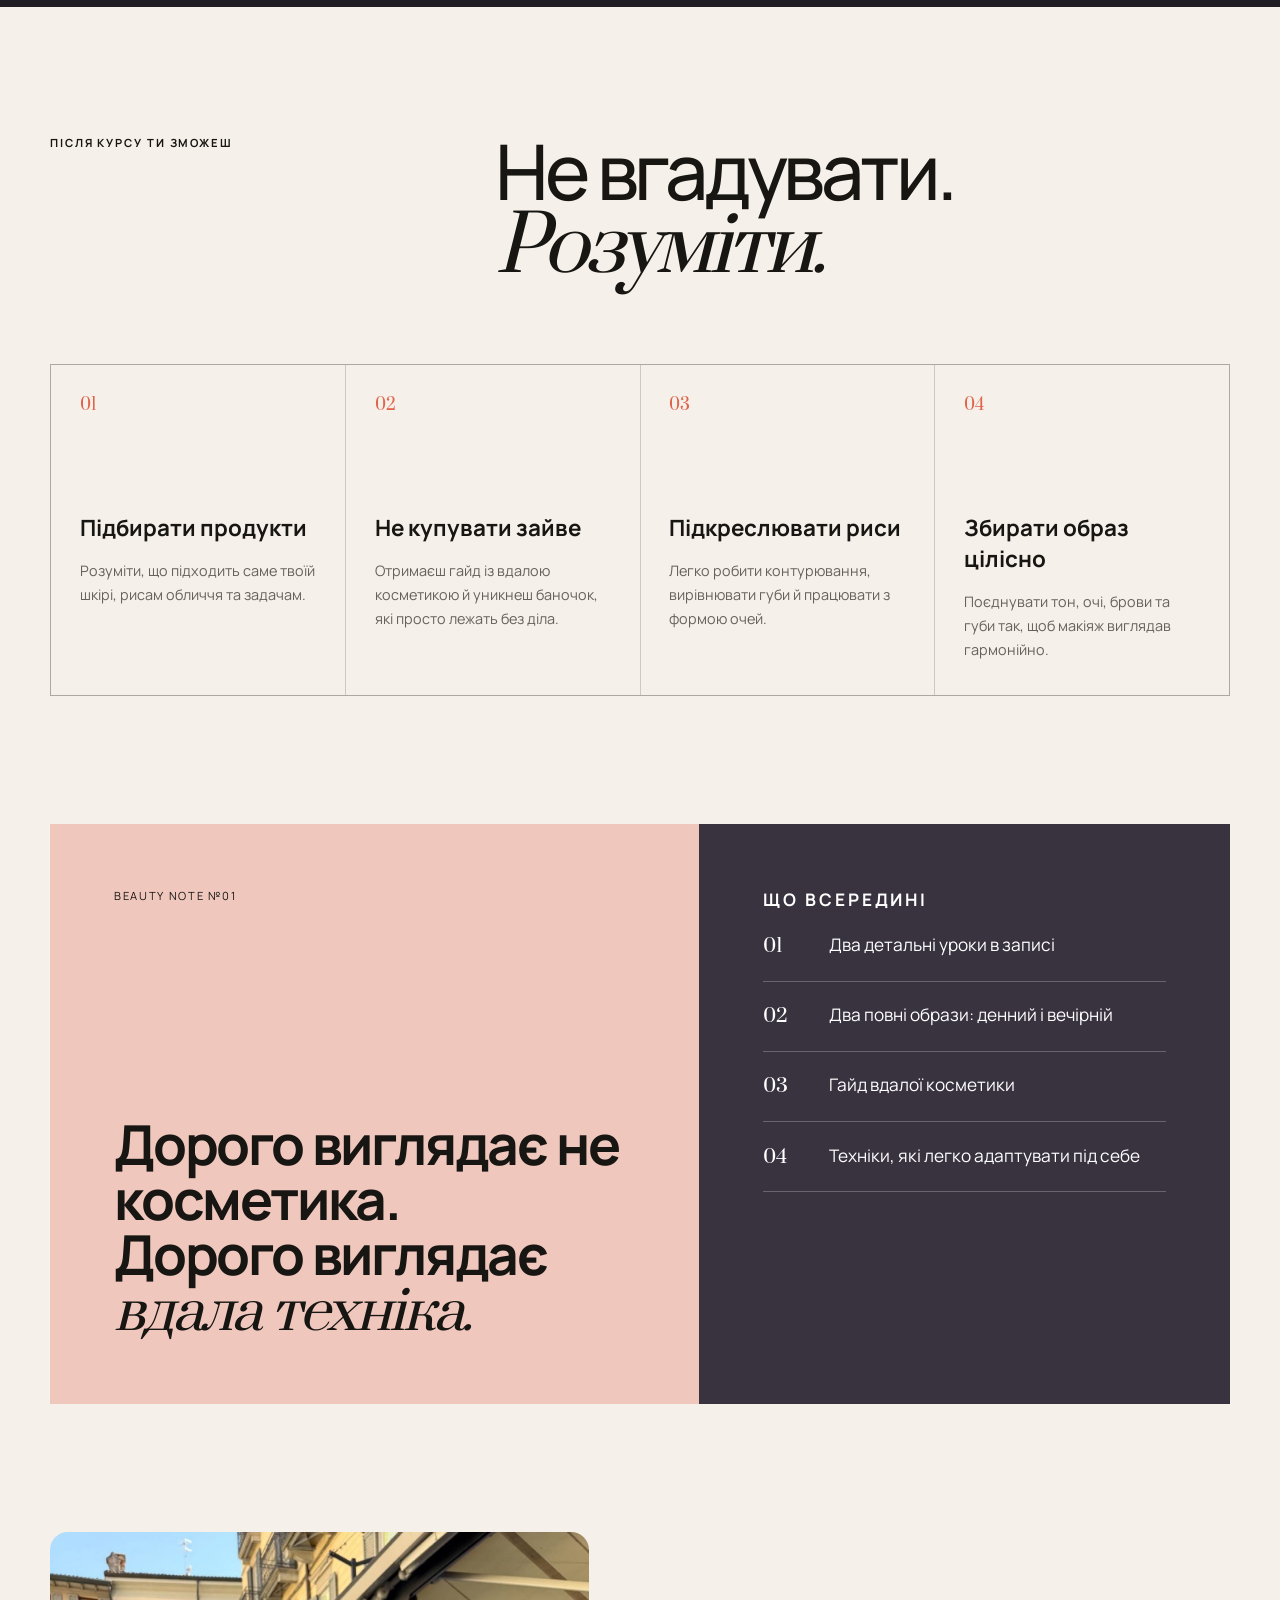
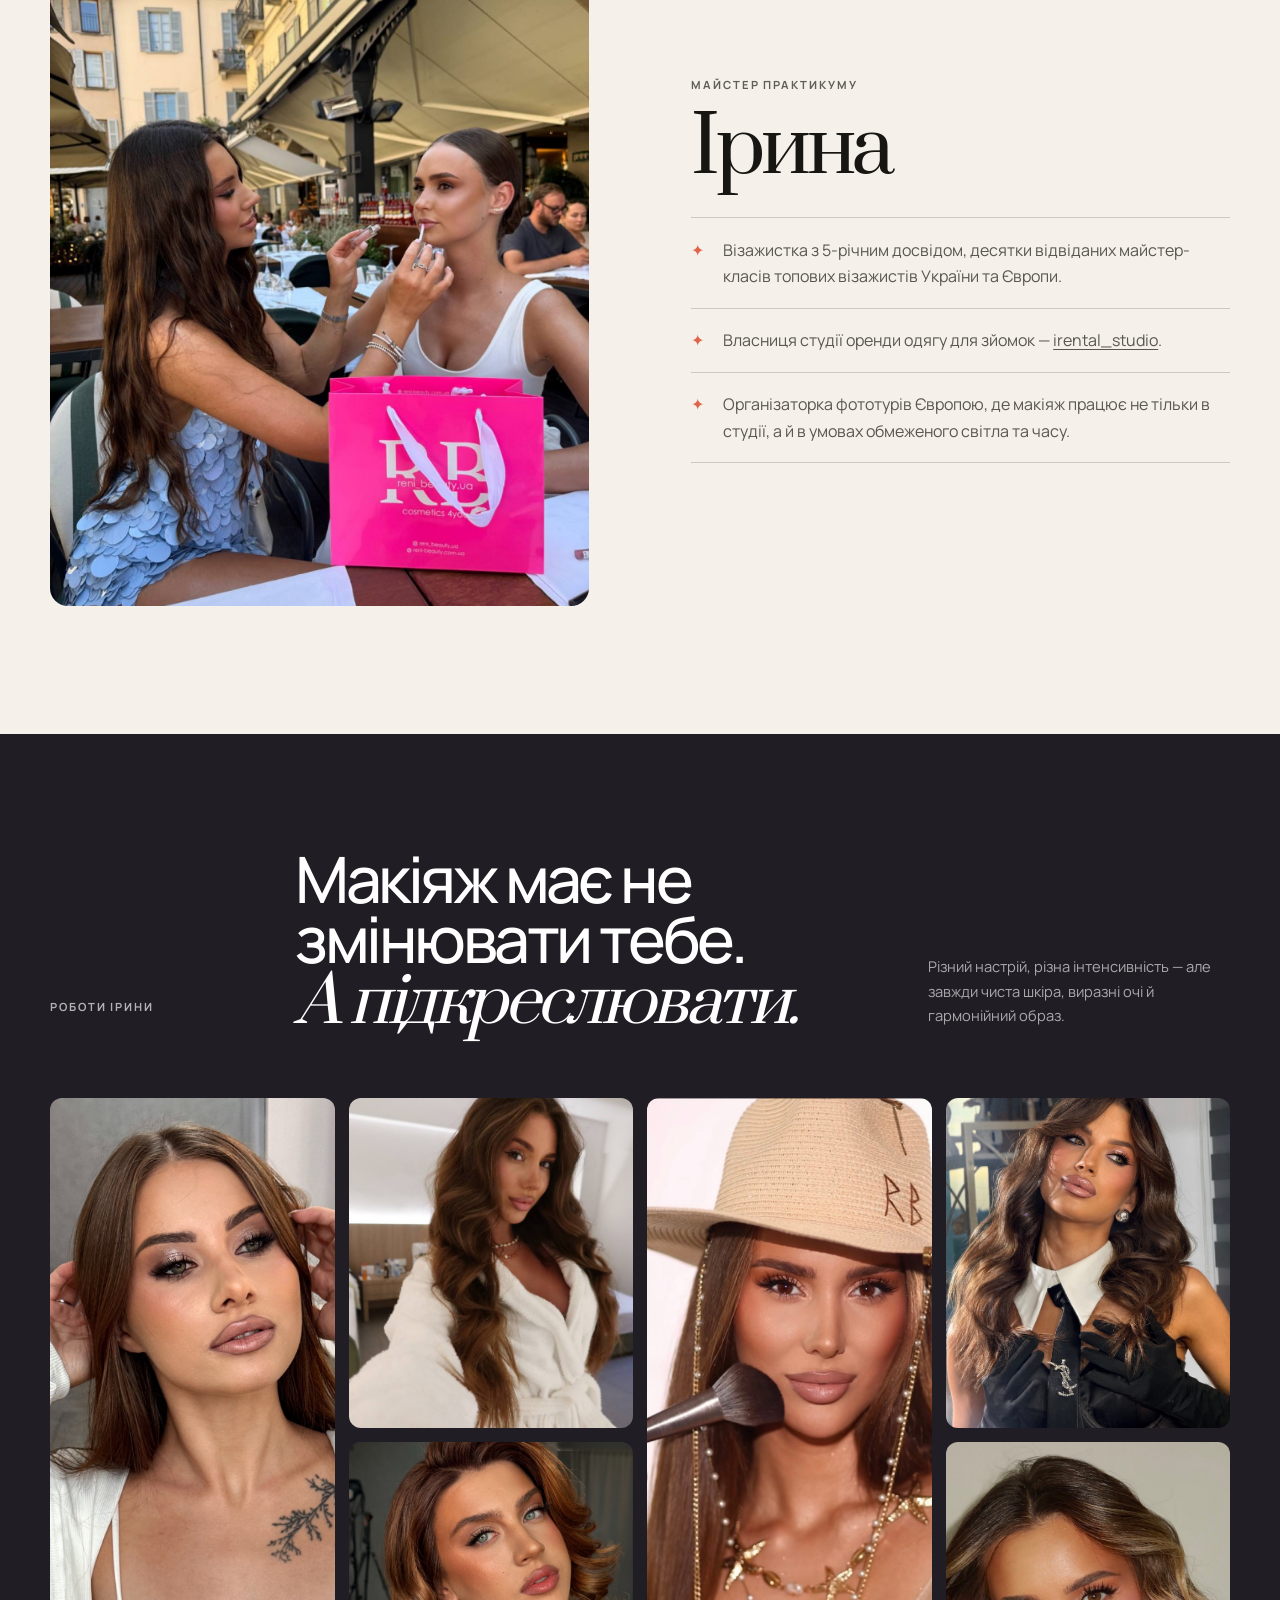
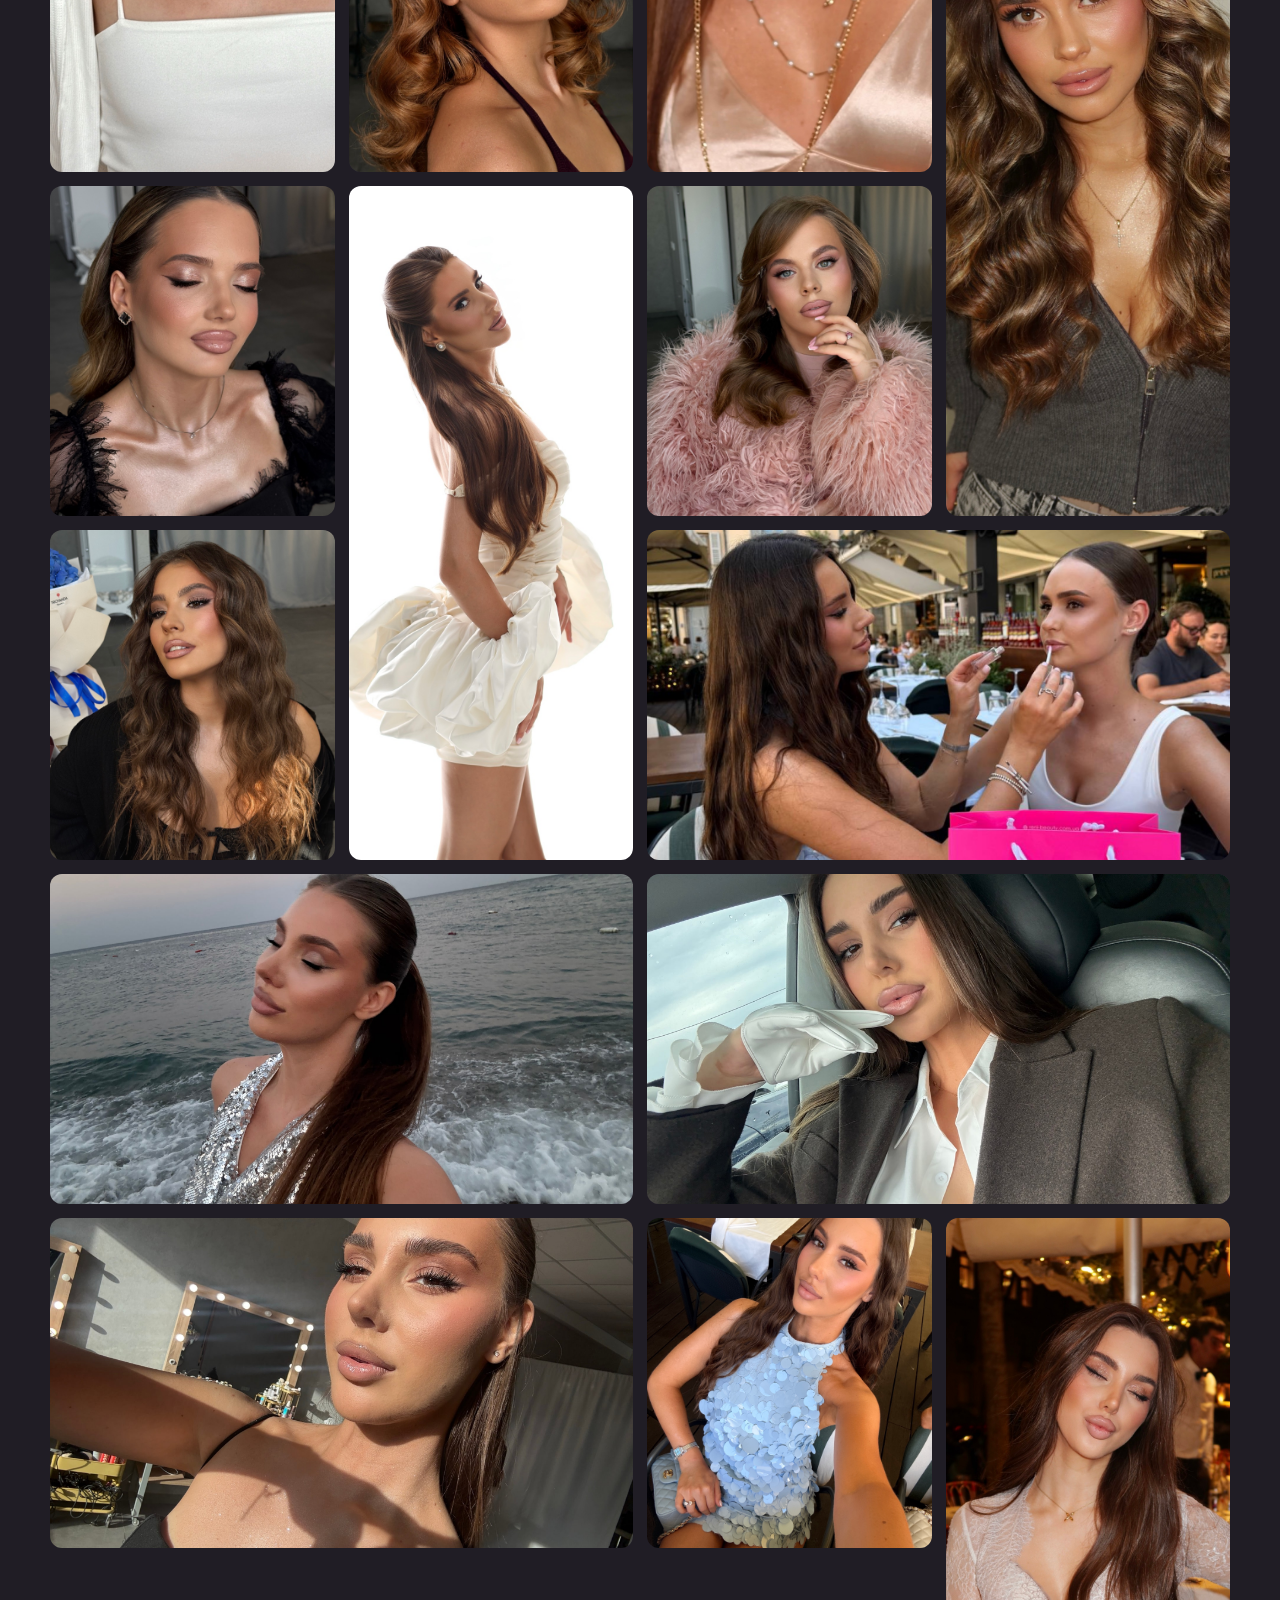
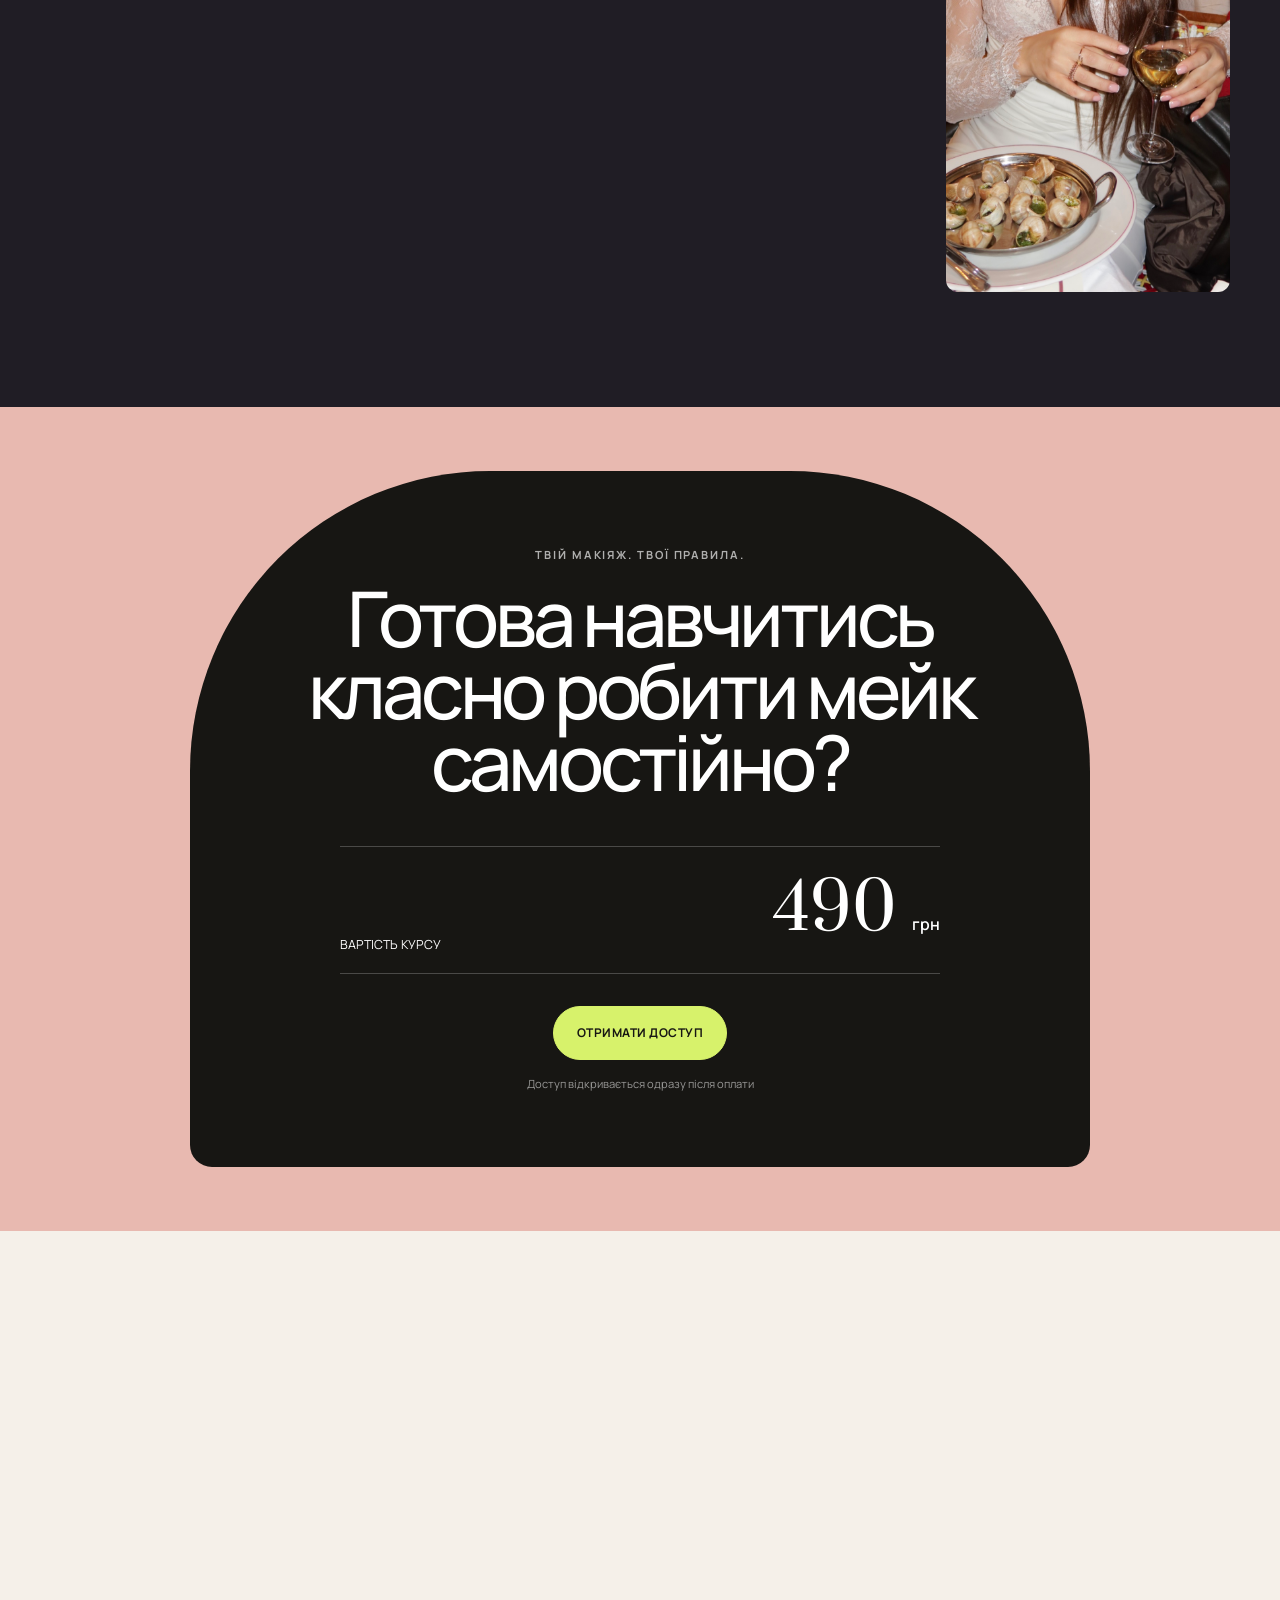
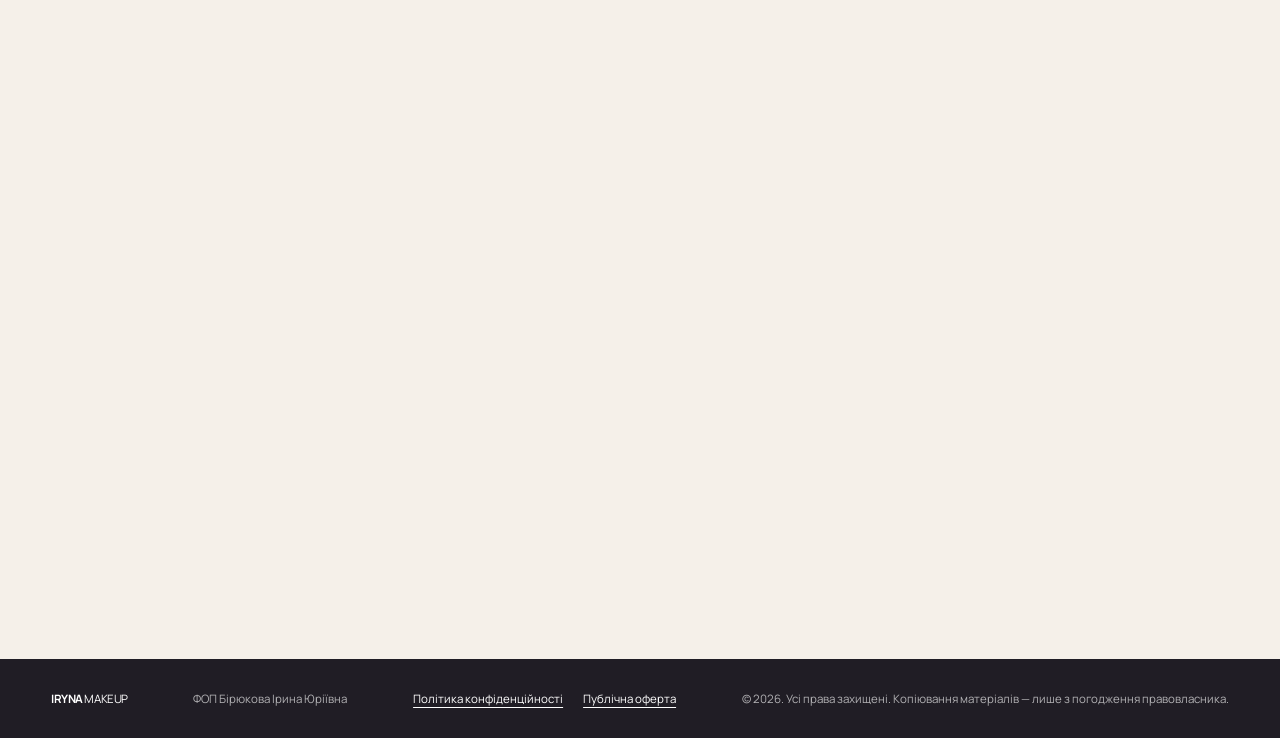
<file: yourself/index.html>
<!doctype html>
<html lang="uk">
  <head>
    <meta charset="UTF-8" />
    <meta name="viewport" content="width=device-width, initial-scale=1.0" />
    <meta name="description" content="Два уроки макіяжу для себе: сяючий денний образ та матовий вечірній зі стрілкою і smoky eyes." />
    <title>Сяй вдень. Вражай ввечері. — міні-курс макіяжу для себе</title>
    <base href="/yourself/" />
    <link rel="preconnect" href="https://fonts.googleapis.com" />
    <link rel="preconnect" href="https://fonts.gstatic.com" crossorigin />
    <link href="https://fonts.googleapis.com/css2?family=Manrope:wght@400;500;600;700&family=Prata&display=swap" rel="stylesheet" />
    <link rel="stylesheet" href="styles.css" />
    <!-- Meta Pixel Code -->
    <script>
    !function(f,b,e,v,n,t,s)
    {if(f.fbq)return;n=f.fbq=function(){n.callMethod?
    n.callMethod.apply(n,arguments):n.queue.push(arguments)};
    if(!f._fbq)f._fbq=n;n.push=n;n.loaded=!0;n.version='2.0';
    n.queue=[];t=b.createElement(e);t.async=!0;
    t.src=v;s=b.getElementsByTagName(e)[0];
    s.parentNode.insertBefore(t,s)}(window, document,'script',
    'https://connect.facebook.net/en_US/fbevents.js');
    fbq('init', '955807143869570');
    fbq('track', 'PageView');
    </script>
    <!-- End Meta Pixel Code -->
  </head>
  <body>
    <noscript><img height="1" width="1" style="display:none" src="https://www.facebook.com/tr?id=955807143869570&ev=PageView&noscript=1" alt="" /></noscript>
    <header class="site-header">
      <a class="brand" href="#top" aria-label="На початок">IRYNA <span>MAKEUP</span></a>
      <nav aria-label="Головна навігація">
        <a href="#lessons">2 образи</a>
        <a href="#skills">Навички</a>
        <a href="#gallery">Роботи</a>
        <a href="#faq">FAQ</a>
      </nav>
      <a class="button button-small" href="#buy">Хочу на курс</a>
    </header>

    <main id="top">
      <section class="hero section-shell">
        <div class="hero-copy reveal">
          <p class="eyebrow">Міні-курс · макіяж для себе</p>
          <h1>Сяй вдень.<br /><em>Вражай</em> ввечері.</h1>
          <p class="hero-lead">Два образи, які закривають майже будь-який план: свіжа сяюча шкіра на щодень і виразний матовий макіяж на вихід.</p>
          <div class="hero-actions">
            <a class="button" href="https://secure.wayforpay.com/payment/s602d63d47e52" data-lead>Отримати доступ · 490 грн</a>
            <a class="text-link" href="#lessons">Подивитися уроки <span>↓</span></a>
          </div>
          <div class="hero-proof" aria-label="Коротко про курс">
            <span><strong>2</strong> покрокові уроки</span>
            <span><strong>1</strong> гайд вдалої косметики</span>
            <span><strong>0</strong> зайвих покупок</span>
          </div>
        </div>

        <div class="hero-visual reveal" data-delay="120">
          <div class="portrait-wrap hero-static">
            <img src="assets/look-3911.jpg" alt="Сяючий макіяж із виразними очима" />
            <div class="portrait-tint"></div>
            <div class="look-label">
              <span>MAKEUP FOR YOURSELF</span>
              <strong>Навчись створювати<br />макіяж самостійно</strong>
            </div>
          </div>
        </div>
      </section>

      <section class="ticker" aria-label="Теми курсу">
        <div>СЯЮЧА ШКІРА <i>✦</i> РІВНІ ГУБИ <i>✦</i> СТРІЛКИ <i>✦</i> SMOKY EYES <i>✦</i> КОНТУРУВАННЯ <i>✦</i> НАКЛАДНІ ВІЇ <i>✦</i></div>
      </section>

      <section class="intro section-shell reveal">
        <div>
          <h2>Макіяж, який ти <em>зможеш повторити</em> самостійно.</h2>
          <p>У відео — покрокове пояснення: яку косметику використовувати та які дії потрібно поетапно виконати, щоб у вас вийшов такий самий макіяж.</p>
        </div>
      </section>

      <section class="lessons" id="lessons">
        <div class="section-shell">
          <div class="section-heading reveal">
            <p class="eyebrow light">Два уроки — два настрої</p>
            <h2>Від ранкової кави<br />до вечірнього виходу.</h2>
          </div>

          <article class="lesson-card lesson-day reveal">
            <div class="lesson-number">01</div>
            <div class="lesson-image">
              <img src="assets/look-7436.jpg" alt="Сяючий денний макіяж" loading="lazy" />
            </div>
            <div class="lesson-content">
              <p class="eyebrow">Денний / сяючий</p>
              <h3>Glow skin<br />& glowing eyes</h3>
              <p>Жива, доглянута шкіра без ефекту маски. Делікатне світло на очах, природне контурювання та губи, які виглядають рівними й обʼємними.</p>
              <ul>
                <li>підготовка й сяючий тон</li>
                <li>легке контурювання обличчя</li>
                <li>світлі сяючі очі</li>
                <li>акуратний контур губ</li>
              </ul>
            </div>
          </article>

          <article class="lesson-card lesson-night reveal">
            <div class="lesson-number">02</div>
            <div class="lesson-image">
              <img src="assets/look-8502.jpg" alt="Вечірній матовий макіяж" loading="lazy" />
            </div>
            <div class="lesson-content">
              <p class="eyebrow light">Вечірній / святковий</p>
              <h3>Matte look<br />& smoky eyes</h3>
              <p>Стійкий матовий образ зі стрілкою та мʼякою димкою. Для побачення, свята, зйомки — або вечора, коли хочеться більшого.</p>
              <ul>
                <li>рівний матовий тон</li>
                <li>чиста виразна стрілка</li>
                <li>smoky eyes без плям</li>
                <li>як правильно клеїти вії</li>
              </ul>
            </div>
          </article>
        </div>
      </section>

      <section class="skills section-shell" id="skills">
        <div class="section-heading dark reveal">
          <p class="eyebrow">Після курсу ти зможеш</p>
          <h2>Не вгадувати.<br /><em>Розуміти.</em></h2>
        </div>
        <div class="skill-grid">
          <article class="skill-card reveal"><span>01</span><h3>Підбирати продукти</h3><p>Розуміти, що підходить саме твоїй шкірі, рисам обличчя та задачам.</p></article>
          <article class="skill-card reveal" data-delay="80"><span>02</span><h3>Не купувати зайве</h3><p>Отримаєш гайд із вдалою косметикою й уникнеш баночок, які просто лежать без діла.</p></article>
          <article class="skill-card reveal" data-delay="160"><span>03</span><h3>Підкреслювати риси</h3><p>Легко робити контурювання, вирівнювати губи й працювати з формою очей.</p></article>
          <article class="skill-card reveal" data-delay="240"><span>04</span><h3>Збирати образ цілісно</h3><p>Поєднувати тон, очі, брови та губи так, щоб макіяж виглядав гармонійно.</p></article>
        </div>
      </section>

      <section class="program section-shell" id="program">
        <div class="program-note reveal">
          <p>Beauty note №01</p>
          <strong>Дорого виглядає не косметика.<br />Дорого виглядає <em>вдала техніка.</em></strong>
        </div>
        <div class="program-list reveal">
          <p class="eyebrow">Що всередині</p>
          <div><span>01</span><p>Два детальні уроки в записі</p></div>
          <div><span>02</span><p>Два повні образи: денний і вечірній</p></div>
          <div><span>03</span><p>Гайд вдалої косметики</p></div>
          <div><span>04</span><p>Техніки, які легко адаптувати під себе</p></div>
        </div>
      </section>

      <section class="author section-shell reveal">
        <div class="author-image"><img src="assets/look-8267.jpg" alt="Ірина працює над макіяжем моделі" loading="lazy" /></div>
        <div class="author-copy">
          <p class="eyebrow">Майстер практикуму</p>
          <h2>Ірина</h2>
          <ul class="author-facts">
            <li>Візажистка з 5-річним досвідом, десятки відвіданих майстер-класів топових візажистів України та Європи.</li>
            <li>Власниця студії оренди одягу для зйомок — <a href="https://www.instagram.com/irental_studio/" target="_blank" rel="noopener">irental_studio</a>.</li>
            <li>Організаторка фототурів Європою, де макіяж працює не тільки в студії, а й в умовах обмеженого світла та часу.</li>
          </ul>
        </div>
      </section>

      <section class="gallery" id="gallery">
        <div class="section-shell">
          <div class="gallery-heading reveal">
            <p class="eyebrow light">Роботи Ірини</p>
            <h2>Макіяж має не змінювати тебе.<br /><em>А підкреслювати.</em></h2>
            <p>Різний настрій, різна інтенсивність — але завжди чиста шкіра, виразні очі й гармонійний образ.</p>
          </div>
          <div class="gallery-grid">
            <figure class="gallery-item tall reveal"><img src="assets/look-1748.jpg" alt="Вечірній макіяж із сяючими тінями" loading="lazy" /></figure>
            <figure class="gallery-item reveal"><img src="assets/look-2996.jpg" alt="Мʼякий макіяж зі стрілкою" loading="lazy" /></figure>
            <figure class="gallery-item tall reveal"><img src="assets/look-3911.jpg" alt="Сяючий бронзовий макіяж" loading="lazy" /></figure>
            <figure class="gallery-item reveal"><img src="assets/look-4582.jpg" alt="Гламурний макіяж із виразною стрілкою" loading="lazy" /></figure>
            <figure class="gallery-item reveal"><img src="assets/look-7037.jpg" alt="Мʼякий матовий макіяж у теплих тонах" loading="lazy" /></figure>
            <figure class="gallery-item tall reveal"><img src="assets/look-7436.jpg" alt="Свіжий сяючий макіяж" loading="lazy" /></figure>
            <figure class="gallery-item reveal"><img src="assets/look-7612.jpg" alt="Сяючі очі та рівний контур губ" loading="lazy" /></figure>
            <figure class="gallery-item tall reveal"><img src="assets/look-7618.jpg" alt="Святковий образ у білому" loading="lazy" /></figure>
            <figure class="gallery-item reveal"><img src="assets/look-8214.jpg" alt="Ніжний рожевий макіяж" loading="lazy" /></figure>
            <figure class="gallery-item wide reveal"><img src="assets/look-8267.jpg" alt="Ірина наносить блиск для губ моделі" loading="lazy" /></figure>
            <figure class="gallery-item reveal"><img src="assets/look-8502.jpg" alt="Вечірній макіяж у сливових тонах" loading="lazy" /></figure>
            <figure class="gallery-item wide reveal"><img src="assets/look-0009.jpg" alt="Макіяж із мʼякою стрілкою та сяючою шкірою біля моря" loading="lazy" /></figure>
            <figure class="gallery-item wide reveal"><img src="assets/look-0010.jpg" alt="Ніжний макіяж у природних відтінках" loading="lazy" /></figure>
            <figure class="gallery-item wide reveal"><img src="assets/look-0011.jpg" alt="Сяючий макіяж із акцентом на шкіру й очі" loading="lazy" /></figure>
            <figure class="gallery-item reveal"><img src="assets/look-0012.jpg" alt="Легкий вечірній макіяж зі стрілкою" loading="lazy" /></figure>
            <figure class="gallery-item tall reveal"><img src="assets/look-0014.jpg" alt="Святковий макіяж із сяючими очима" loading="lazy" /></figure>
          </div>
        </div>
      </section>

      <section class="buy" id="buy">
        <div class="buy-card reveal">
          <p class="eyebrow light">Твій макіяж. Твої правила.</p>
          <h2>Готова навчитись<br />класно робити мейк самостійно?</h2>
          <div class="price-row"><span>Вартість курсу</span><strong>490 <small>грн</small></strong></div>
          <a class="button button-light" href="https://secure.wayforpay.com/payment/s602d63d47e52" data-lead>Отримати доступ</a>
          <p class="payment-note">Доступ відкривається одразу після оплати</p>
        </div>
      </section>

      <section class="faq section-shell" id="faq">
        <div class="section-heading dark reveal"><p class="eyebrow">FAQ</p><h2>Можливо, ти<br />хочеш уточнити</h2></div>
        <div class="faq-list reveal">
          <details open><summary>Це підійде, якщо я взагалі не вмію фарбуватись?<span>+</span></summary><p>Так. Курс підійде навіть якщо ти ще не вмієш обирати тон — усі етапи показані крок за кроком.</p></details>
          <details><summary>У якому форматі проходить курс?<span>+</span></summary><p>Це онлайн-курс у записі. Дивись уроки у зручний час, став на паузу й повторюй кожен крок у своєму темпі.</p></details>
          <details><summary>Що буде всередині?<span>+</span></summary><p>Два детальні уроки: сяючий денний образ і матовий вечірній макіяж зі стрілкою та smoky eyes. Також ти отримаєш гайд із вдалою косметикою.</p></details>
          <details><summary>Чи потрібна дорога косметика?<span>+</span></summary><p>Ні. Ти дізнаєшся як про люкс-продукти, так і про бюджетні аналоги, які дають той самий результат.</p></details>
          <details><summary>Коли я отримаю доступ?<span>+</span></summary><p>Доступ відкривається одразу після успішної оплати та діє 6 місяців.</p></details>
          <details><summary>Курс саме для себе чи для візажистів?<span>+</span></summary><p>Це курс макіяжу для себе. Усі техніки підібрані так, щоб ти легко використовувала їх у звичайному житті.</p></details>
        </div>
      </section>
    </main>

    <footer>
      <a class="brand" href="#top">IRYNA <span>MAKEUP</span></a>
      <p>ФОП Бірюкова Ірина Юріївна</p>
      <div class="footer-links">
        <button type="button" onclick="window.open('https://drive.google.com/file/d/1SymAK96MRuMh2IJH-EJId6BFtnfDVxXW/view?usp=sharing', '_blank', 'noopener,noreferrer')">Політика конфіденційності</button>
        <button type="button" onclick="window.open('https://drive.google.com/file/d/1ALQ0woTvuqv1iEIC7ZuuAizLr7mrrfu5/view?usp=sharing', '_blank', 'noopener,noreferrer')">Публічна оферта</button>
      </div>
      <p>© 2026. Усі права захищені. Копіювання матеріалів — лише з погодження правовласника.</p>
    </footer>

    <dialog class="legal-dialog" id="privacy-dialog">
      <button class="dialog-close" type="button" data-close aria-label="Закрити">×</button>
      <article>
        <h2>Політика конфіденційності</h2>
        <p>ФОП Бірюкова Ірина Юріївна (далі — «Компанія») зобов’язується забезпечувати конфіденційність та захист ваших персональних даних відповідно до чинного законодавства України про захист персональних даних.</p>
        <h3>1. Збір особистої інформації</h3>
        <p>Ми збираємо особисту інформацію користувачів при реєстрації на міні-курси та оплаті послуг, включаючи:</p>
        <ul><li>ім’я та прізвище;</li><li>актуальну електронну адресу;</li><li>контактні дані;</li><li>інформацію, необхідну для здійснення оплати;</li><li>інші дані, необхідні для надання послуг.</li></ul>
        <h3>2. Мета використання даних</h3>
        <p>Дані використовуються для обробки замовлень, надання доступу до курсів, надсилання навчальних матеріалів, технічної підтримки, покращення онлайн-послуг та інформування про нові продукти за вашою згодою.</p>
        <h3>3. Обробка платежів</h3>
        <p>Для оплати використовуються захищені платіжні сервіси. Ми не зберігаємо дані банківських карток або інші конфіденційні фінансові дані на наших серверах.</p>
        <h3>4. Конфіденційність і захист даних</h3>
        <p>Ми застосовуємо технічні та організаційні заходи для захисту персональних даних від несанкціонованого доступу, зміни або видалення.</p>
        <h3>5. Файли cookie</h3>
        <p>Ми можемо використовувати cookie для персоналізації досвіду, аналітики використання сайту й полегшення процесу покупки. Cookie можна вимкнути в налаштуваннях браузера.</p>
        <h3>6. Передача даних третім особам</h3>
        <p>Ми не передаємо персональні дані третім особам, крім компаній, які забезпечують обробку платежів, та випадків, передбачених законодавством України.</p>
        <h3>7. Ваші права</h3>
        <p>Ви можете запитати доступ до своїх даних, вимагати виправлення неточностей або видалення даних у межах, дозволених законодавством.</p>
        <h3>8. Зміни до політики</h3>
        <p>Компанія може оновлювати цю Політику. Актуальна редакція завжди розміщується на сайті.</p>
      </article>
    </dialog>

    <dialog class="legal-dialog" id="offer-dialog">
      <button class="dialog-close" type="button" data-close aria-label="Закрити">×</button>
      <article>
        <h2>Публічна оферта</h2>
        <p>Цей документ є офіційною публічною офертою фізичної особи-підприємця Бірюкової Ірини Юріївни, ідентифікаційний код 3730509582 (далі — «Виконавець»), щодо надання інформаційно-консультаційних послуг та продажу онлайн-продуктів через вебсайт.</p>
        <p>Оформлюючи замовлення та/або здійснюючи оплату, користувач підтверджує ознайомлення з умовами цієї Оферти та приймає їх у повному обсязі.</p>
        <h3>1. Загальні положення</h3><p>Акцептом Оферти є оформлення замовлення та/або оплата продукту. З моменту акцепту договір вважається укладеним. Виконавець може оновлювати Оферту; актуальна редакція набирає чинності з моменту публікації на сайті.</p>
        <h3>2. Предмет договору</h3><p>Виконавець надає Замовнику доступ до онлайн-курсів, навчальних матеріалів або інших цифрових продуктів, а Замовник оплачує їх на умовах Оферти. Опис, вартість, формат і програма продукту зазначаються на сторінці сайту.</p>
        <h3>3. Оформлення та оплата</h3><p>Оплата здійснюється через доступну на сайті платіжну систему. Після підтвердження оплати Замовнику надається доступ до продукту електронним листом, посиланням, через особистий кабінет або іншим передбаченим способом.</p>
        <h3>4. Права та обов’язки сторін</h3><p>Виконавець зобов’язується надати оплачений продукт відповідно до опису та захищати персональні дані. Замовник зобов’язується надати достовірні дані, оплатити продукт і не передавати доступ або матеріали третім особам.</p>
        <h3>5. Вартість послуг</h3><p>Вартість продукту вказується на сайті. Виконавець може змінювати ціни до оформлення замовлення; після оплати вартість конкретного замовлення не змінюється.</p>
        <h3>6. Відповідальність</h3><p>Виконавець не відповідає за неможливість користування продуктом через проблеми на стороні Замовника або збої сторонніх сервісів, платіжних систем, хостингу чи провайдерів. Передача доступу третім особам може бути підставою для його блокування.</p>
        <h3>7. Повернення коштів</h3><p>Запит на повернення можна подати до надання доступу до цифрового продукту. Після надання доступу кошти не повертаються, якщо інше прямо не зазначено на сторінці продажу.</p>
        <h3>8. Інтелектуальна власність</h3><p>Матеріали продукту є об’єктами авторського права. Заборонено копіювати, поширювати, перепродавати або передавати їх третім особам без письмового дозволу Виконавця.</p>
        <h3>9. Заключні положення</h3><p>Спори вирішуються шляхом переговорів, а за неможливості врегулювання — відповідно до законодавства України. Недійсність окремого положення не впливає на чинність інших положень.</p>
      </article>
    </dialog>

    <script src="script.js"></script>
  </body>
</html>
</file>
<file: styles.css>
:root {
  --bg: #ffffff;
  --paper: #ffffff;
  --ink: #171512;
  --muted: #69645f;
  --line: rgba(23, 21, 18, 0.14);
  --stone: #f1f0ee;
  --dark: #232323;
}

* {
  box-sizing: border-box;
}

html {
  scroll-behavior: smooth;
}

body {
  margin: 0;
  color: var(--ink);
  background: var(--bg);
  font-family: Manrope, Inter, system-ui, -apple-system, BlinkMacSystemFont, "Segoe UI", sans-serif;
}

img {
  display: block;
  width: 100%;
}

a {
  color: inherit;
  text-decoration: none;
}

.site-header {
  position: fixed;
  z-index: 30;
  inset: 0 0 auto;
  min-height: 72px;
  display: grid;
  grid-template-columns: 1fr auto 1fr;
  align-items: center;
  gap: 24px;
  padding: 18px clamp(20px, 4vw, 64px);
  background: rgba(255, 255, 255, 0.9);
  border-bottom: 1px solid var(--line);
  backdrop-filter: blur(20px);
}

.header-cta {
  justify-self: end;
  display: inline-flex;
  align-items: center;
  justify-content: center;
  min-height: 42px;
  padding: 0 18px;
  color: var(--paper);
  background: var(--ink);
  border-radius: 999px;
  font-size: 13px;
  font-weight: 800;
  text-transform: uppercase;
  white-space: nowrap;
}

.logo {
  font-size: 15px;
  font-weight: 800;
  letter-spacing: 0;
  text-transform: uppercase;
}

nav {
  display: flex;
  align-items: center;
  gap: 28px;
  color: var(--muted);
  font-size: 13px;
  font-weight: 700;
  text-transform: uppercase;
}

.hero {
  min-height: 100vh;
  display: grid;
  grid-template-columns: minmax(0, 0.94fr) minmax(360px, 0.78fr);
  align-items: stretch;
  gap: clamp(28px, 5vw, 84px);
  padding: 96px clamp(20px, 5vw, 84px) 36px;
}

.hero-copy {
  display: flex;
  flex-direction: column;
  justify-content: center;
  max-width: 790px;
}

.kicker {
  margin: 0;
  color: var(--ink);
  font-size: clamp(20px, 2.6vw, 40px);
  font-weight: 800;
  line-height: 1.05;
  letter-spacing: 0;
  text-transform: uppercase;
}

h1,
h2 {
  margin: 0;
  font-weight: 500;
  letter-spacing: 0;
}

h1 {
  margin-top: 24px;
  font-size: clamp(46px, 5.4vw, 76px);
  line-height: 0.96;
}

h2 {
  font-size: clamp(32px, 4.8vw, 72px);
  line-height: 0.96;
}

p {
  line-height: 1.7;
}

.hero-list,
.learn-list,
.master-list,
.price-card ul {
  list-style: none;
  margin: 0;
  padding: 0;
}

.hero-list {
  display: grid;
  gap: 10px;
  max-width: 560px;
  margin-top: 24px;
  color: var(--muted);
  font-size: clamp(16px, 1.35vw, 19px);
}

.hero-list li,
.learn-list li,
.master-list li,
.price-card li {
  position: relative;
  padding-left: 22px;
}

.hero-list li::before,
.learn-list li::before,
.master-list li::before,
.price-card li::before {
  content: "";
  position: absolute;
  top: 0.78em;
  left: 0;
  width: 7px;
  height: 7px;
  background: var(--ink);
  border-radius: 50%;
}

.button {
  width: fit-content;
  display: inline-flex;
  justify-content: center;
  align-items: center;
  min-height: 52px;
  margin-top: 18px;
  padding: 0 24px;
  color: var(--paper);
  background: var(--ink);
  border: 1px solid var(--ink);
  border-radius: 999px;
  font-size: 14px;
  font-weight: 800;
  text-transform: uppercase;
}

.hero-price {
  display: flex;
  align-items: flex-end;
  gap: 16px;
  width: fit-content;
  margin-top: 26px;
  padding: 16px 0 4px;
  border-top: 1px solid var(--line);
}

.hero-price span {
  color: var(--muted);
  font-size: clamp(19px, 1.8vw, 28px);
  font-weight: 700;
  line-height: 1;
  text-decoration: line-through;
}

.hero-price strong {
  color: var(--ink);
  font-size: clamp(38px, 4.2vw, 58px);
  font-weight: 800;
  line-height: 0.9;
}

.button.dark {
  width: 100%;
  background: var(--paper);
  color: var(--ink);
  border-color: var(--paper);
}

.hero-media {
  min-height: 520px;
  margin: 0;
  overflow: hidden;
  background: #fff;
}

.hero-media img {
  height: 100%;
  object-fit: contain;
  object-position: center bottom;
}

.section {
  padding: clamp(72px, 10vw, 140px) clamp(20px, 5vw, 84px);
  border-top: 1px solid var(--line);
}

.section-title {
  max-width: 900px;
  margin-bottom: clamp(28px, 4vw, 56px);
}

.lessons {
  background: var(--paper);
}

.lesson-grid {
  display: grid;
  grid-template-columns: repeat(2, minmax(0, 1fr));
  gap: 1px;
  background: var(--line);
}

.lesson-grid article {
  min-height: 380px;
  display: flex;
  flex-direction: column;
  justify-content: space-between;
  padding: clamp(24px, 4vw, 54px);
  background: var(--paper);
}

.lesson-grid span,
.audience-list span {
  color: var(--muted);
  font-weight: 800;
  text-transform: uppercase;
}

.lesson-grid h2 {
  max-width: 620px;
}

.audience {
  display: grid;
  grid-template-columns: minmax(240px, 0.7fr) minmax(0, 1.3fr);
  gap: clamp(32px, 6vw, 96px);
  color: var(--paper);
  background: var(--dark);
}

.audience-list {
  display: grid;
  grid-template-columns: repeat(2, minmax(0, 1fr));
  gap: 12px;
  background: transparent;
}

.audience-list article {
  min-height: 260px;
  padding: clamp(22px, 3vw, 38px);
  background: rgba(255, 253, 248, 0.08);
  border: 1px solid rgba(255, 253, 248, 0.16);
}

.audience-list p {
  margin: 18px 0 0;
  font-size: clamp(17px, 1.7vw, 23px);
  line-height: 1.28;
}

.audience-list .wide {
  grid-column: 1 / -1;
  display: grid;
  grid-template-columns: repeat(2, minmax(0, 1fr));
  gap: 30px;
  min-height: auto;
  background: #f4f3f1;
  color: var(--ink);
}

.audience-list .wide p {
  color: rgba(23, 21, 18, 0.78);
  font-size: clamp(18px, 2vw, 27px);
}

.audience .kicker,
.audience-list span {
  color: rgba(255, 253, 248, 0.64);
}

.audience .kicker {
  color: #fff;
}

.audience-list span {
  display: block;
  font-size: clamp(52px, 7vw, 104px);
  line-height: 0.85;
  font-weight: 500;
}

.learn {
  background: var(--paper);
}

.learn-layout {
  display: grid;
  grid-template-columns: minmax(260px, 0.76fr) minmax(0, 1.24fr);
  gap: clamp(32px, 6vw, 96px);
}

.learn-content {
  display: grid;
  gap: clamp(28px, 4vw, 48px);
}

.lead {
  margin: 0;
  color: var(--muted);
  max-width: 900px;
  padding-top: clamp(24px, 3vw, 36px);
  border-top: 1px solid var(--line);
  font-size: clamp(16px, 1.15vw, 18px);
  line-height: 1.55;
}

.learn-list {
  display: grid;
  gap: 12px;
  font-size: clamp(16px, 1.15vw, 18px);
  line-height: 1.42;
}

.price-section {
  display: grid;
  grid-template-columns: minmax(0, 1fr) minmax(330px, 460px);
  gap: clamp(32px, 6vw, 96px);
  align-items: center;
  padding: clamp(72px, 10vw, 140px) clamp(20px, 5vw, 84px);
  color: var(--paper);
  background: var(--dark);
}

.price-section h2 {
  max-width: 820px;
}

.price-section p {
  color: rgba(255, 253, 248, 0.7);
}

.price-card {
  padding: clamp(24px, 4vw, 42px);
  border: 1px solid rgba(255, 253, 248, 0.22);
}

.price-card p {
  margin: 0 0 20px;
  font-weight: 800;
  text-transform: uppercase;
}

.price {
  display: grid;
  gap: 8px;
  padding-bottom: 28px;
  border-bottom: 1px solid rgba(255, 253, 248, 0.18);
}

.price span {
  color: rgba(255, 253, 248, 0.48);
  font-size: 24px;
  font-weight: 700;
  text-decoration: line-through;
}

.price strong {
  font-size: clamp(44px, 5.2vw, 72px);
  line-height: 1;
}

.price-card ul {
  display: grid;
  gap: 12px;
  margin-top: 28px;
  color: rgba(255, 253, 248, 0.78);
}

.price-card li::before {
  background: var(--stone);
}

.master {
  display: grid;
  grid-template-columns: minmax(280px, 0.82fr) minmax(0, 1fr);
  align-items: center;
  gap: clamp(32px, 6vw, 96px);
  background: #ffffff;
}

.master-image {
  aspect-ratio: 4 / 5;
  overflow: hidden;
  background: #fff;
}

.master-image img {
  height: 100%;
  object-fit: cover;
  object-position: center;
}

.master-list {
  display: grid;
  gap: 18px;
  margin-top: 36px;
  color: var(--muted);
  font-size: clamp(16px, 1.15vw, 18px);
  line-height: 1.5;
}

.works {
  background: var(--paper);
}

.gallery {
  display: grid;
  grid-template-columns: repeat(4, minmax(0, 1fr));
  gap: 10px;
}

.gallery img {
  aspect-ratio: 1 / 1;
  height: 100%;
  object-fit: cover;
  background: #eee;
}

.gallery img:first-child {
  grid-column: span 2;
  grid-row: span 2;
}

.faq-list {
  display: grid;
  border-top: 1px solid var(--line);
}

details {
  border-bottom: 1px solid var(--line);
}

summary {
  cursor: pointer;
  padding: 22px 0;
  font-size: clamp(17px, 1.35vw, 20px);
  font-weight: 700;
  list-style: none;
}

summary::-webkit-details-marker {
  display: none;
}

details p {
  max-width: 800px;
  margin: -8px 0 26px;
  color: var(--muted);
  font-size: 15px;
  line-height: 1.6;
}

.footer {
  display: grid;
  gap: 12px;
  justify-items: center;
  padding: 56px 20px;
  color: rgba(255, 253, 248, 0.72);
  background: var(--dark);
  text-align: center;
}

.footer p {
  margin: 0;
}

.footer a,
.footer button {
  color: inherit;
  background: transparent;
  border: 0;
  padding: 0;
  font: inherit;
  cursor: pointer;
  text-decoration: underline;
  text-underline-offset: 4px;
}

.legal-dialog {
  width: min(920px, calc(100vw - 28px));
  max-height: min(820px, calc(100vh - 28px));
  padding: 0;
  color: var(--ink);
  background: transparent;
  border: 0;
}

.legal-dialog::backdrop {
  background: rgba(0, 0, 0, 0.62);
  backdrop-filter: blur(4px);
}

.legal-panel {
  position: relative;
  overflow: hidden;
  max-height: min(820px, calc(100vh - 28px));
  background: #fff;
  border: 1px solid var(--line);
}

.dialog-close {
  position: absolute;
  z-index: 2;
  top: 16px;
  right: 16px;
  width: 42px;
  height: 42px;
  color: #fff;
  background: var(--ink);
  border: 0;
  border-radius: 50%;
  cursor: pointer;
  font-size: 28px;
  line-height: 1;
}

.legal-content {
  overflow: auto;
  max-height: min(820px, calc(100vh - 28px));
  padding: clamp(28px, 5vw, 58px);
  padding-right: clamp(28px, 5vw, 76px);
}

.legal-content h2 {
  margin-bottom: 28px;
  font-size: clamp(34px, 5vw, 64px);
}

.legal-content h3 {
  margin: 30px 0 10px;
  font-size: 20px;
}

.legal-content p,
.legal-content li {
  color: var(--muted);
  font-size: 16px;
  line-height: 1.65;
}

.legal-content ul {
  margin: 8px 0 0;
  padding-left: 22px;
}

@media (max-width: 980px) {
  nav {
    display: none;
  }

  .site-header {
    grid-template-columns: 1fr auto;
  }

  .hero,
  .audience,
  .learn-layout,
  .price-section,
  .master {
    grid-template-columns: 1fr;
  }

  .hero {
    min-height: auto;
  }

  .hero-media {
    min-height: 520px;
  }

  .gallery {
    grid-template-columns: repeat(2, minmax(0, 1fr));
  }
}

@media (max-width: 640px) {
  .site-header {
    min-height: 64px;
  }

  .logo {
    font-size: 13px;
  }

  .header-cta {
    min-height: 40px;
    padding: 0 13px;
    font-size: 12px;
  }

  .hero {
    padding-top: 92px;
    gap: 34px;
  }

  h1 {
    font-size: 48px;
  }

  .kicker {
    font-size: 25px;
    line-height: 1.08;
  }

  .hero-list {
    font-size: 16px;
  }

  .learn-list,
  .master-list {
    font-size: 16px;
    line-height: 1.4;
  }

  .lead {
    font-size: 16px;
    line-height: 1.55;
  }

  summary {
    font-size: 18px;
    line-height: 1.3;
  }

  details p {
    font-size: 15px;
  }

  .button {
    width: 100%;
  }

  .hero-media {
    min-height: 390px;
  }

  .lesson-grid,
  .audience-list,
  .audience-list .wide {
    grid-template-columns: 1fr;
  }

  .lesson-grid article,
  .audience-list article {
    min-height: 240px;
  }

  .audience-list .wide {
    grid-column: auto;
  }

  .price-section {
    padding-top: 72px;
    padding-bottom: 72px;
  }

  .gallery {
    gap: 6px;
  }
}
</file>
<file: yourself/styles.css>
:root {
  --ink: #171613;
  --paper: #f5f0e9;
  --blush: #e8b9b0;
  --coral: #e0644a;
  --lime: #d7f26b;
  --night: #201d25;
  --line: rgba(23, 22, 19, 0.18);
}

* { box-sizing: border-box; }
html { scroll-behavior: smooth; }
body { margin: 0; background: var(--paper); color: var(--ink); font-family: "Manrope", sans-serif; }
img { display: block; width: 100%; }
a { color: inherit; text-decoration: none; }

.site-header { position: sticky; top: 0; z-index: 20; display: flex; align-items: center; justify-content: space-between; min-height: 72px; padding: 0 4vw; background: rgba(245, 240, 233, 0.9); border-bottom: 1px solid var(--line); backdrop-filter: blur(18px); }
.brand { font-weight: 700; letter-spacing: -0.04em; }
.brand span { font-weight: 400; }
nav { display: flex; gap: 2rem; font-size: 0.78rem; font-weight: 600; text-transform: uppercase; }
nav a { position: relative; }
nav a::after { content: ""; position: absolute; left: 0; right: 100%; bottom: -5px; height: 1px; background: currentColor; transition: right .25s; }
nav a:hover::after { right: 0; }

.section-shell { width: min(1180px, calc(100% - 48px)); margin-inline: auto; }
.eyebrow { margin: 0 0 1.2rem; font-size: .7rem; font-weight: 700; letter-spacing: .17em; text-transform: uppercase; }
.eyebrow.light { color: rgba(255,255,255,.66); }
h1, h2, h3, p { margin-top: 0; }
h1, h2 { font-weight: 500; letter-spacing: -.055em; line-height: .94; }
h1 { margin-bottom: 2rem; font-size: clamp(3.5rem, 7vw, 7rem); }
h2 { font-size: clamp(3rem, 6vw, 6rem); }
h1 em, h2 em, .program-note em { font-family: "Prata", serif; font-weight: 400; }
.button { display: inline-flex; align-items: center; justify-content: center; min-height: 54px; padding: 0 1.45rem; background: var(--ink); color: white; border: 1px solid var(--ink); border-radius: 999px; font-size: .75rem; font-weight: 700; letter-spacing: .04em; text-transform: uppercase; transition: transform .25s, background .25s, color .25s; }
.button:hover { transform: translateY(-3px); background: transparent; color: var(--ink); }
.button-small { min-height: 42px; padding-inline: 1.1rem; }

.hero { display: grid; grid-template-columns: 1.02fr .98fr; gap: 7vw; align-items: center; min-height: calc(100vh - 72px); padding-block: 7vw 5vw; }
.hero-lead { max-width: 600px; font-size: clamp(1rem, 1.35vw, 1.25rem); line-height: 1.65; color: rgba(23,22,19,.72); }
.hero-actions { display: flex; align-items: center; gap: 1.5rem; margin: 2rem 0 3.25rem; }
.text-link { font-size: .78rem; font-weight: 700; text-transform: uppercase; }
.text-link span { display: inline-block; margin-left: .5rem; }
.hero-proof { display: flex; gap: 1.5rem; border-top: 1px solid var(--line); padding-top: 1.25rem; }
.hero-proof span { flex: 1; font-size: .72rem; line-height: 1.4; color: rgba(23,22,19,.64); }
.hero-proof strong { display: block; margin-bottom: .15rem; font-family: "Prata", serif; font-size: 1.65rem; color: var(--ink); }
.hero-visual { position: relative; }
.portrait-wrap { position: relative; overflow: hidden; aspect-ratio: 4 / 5.2; background: var(--blush); border-radius: 180px 180px 18px 18px; }
.portrait-wrap img { height: 100%; object-fit: cover; object-position: 62% center; transform: scale(1.02); transition: filter .5s, transform .5s; }
.portrait-wrap.hero-static img { object-position: 50% 42%; }
.portrait-tint { position: absolute; inset: 0; background: linear-gradient(180deg, transparent 45%, rgba(25,18,20,.74)); pointer-events: none; }
.portrait-wrap.night img { filter: saturate(.72) contrast(1.16) brightness(.74); transform: scale(1.06); }
.portrait-wrap.night .portrait-tint { background: linear-gradient(180deg, rgba(20,14,27,.15), rgba(20,14,27,.88)); }
.look-label { position: absolute; bottom: 30px; left: 30px; color: white; }
.look-label span { display: block; margin-bottom: .65rem; font-size: .65rem; letter-spacing: .2em; }
.look-label strong { font: 400 clamp(2rem, 3.2vw, 3.7rem)/.98 "Prata", serif; }

.ticker { overflow: hidden; padding: 1rem 0; background: #efc7bd; color: var(--ink); white-space: nowrap; }
.ticker div { width: max-content; padding-left: 2vw; font-size: 1rem; font-weight: 700; letter-spacing: .05em; animation: ticker 24s linear infinite; }
.ticker i { margin: 0 1.2rem; font-style: normal; color: #b94f75; }
@keyframes ticker { to { transform: translateX(-45%); } }

.intro { display: block; padding-block: 10vw; }
.intro > div { width: min(860px, 74%); margin-left: auto; }
.intro h2 { margin-bottom: 2.2rem; }
.intro > div p { max-width: 710px; font-size: 1.08rem; line-height: 1.75; color: rgba(23,22,19,.7); }

.lessons { padding-block: 9vw; background: var(--night); color: white; }
.section-heading { display: grid; grid-template-columns: .7fr 1.5fr; gap: 8vw; align-items: start; margin-bottom: 5rem; }
.section-heading h2 { margin-bottom: 0; }
.lesson-card { display: grid; grid-template-columns: 90px 1fr 1.15fr; gap: 3.5rem; align-items: center; margin-bottom: 2rem; padding: 2rem; border-radius: 20px; }
.lesson-day { background: #efc7bd; color: var(--ink); }
.lesson-night { background: #393340; }
.lesson-number { align-self: start; font: 400 3.2rem "Prata", serif; }
.lesson-image { overflow: hidden; aspect-ratio: 4 / 5; border-radius: 160px 160px 12px 12px; }
.lesson-image img { height: 100%; object-fit: cover; }
.lesson-content h3 { margin-bottom: 1.5rem; font: 400 clamp(2.7rem, 4.4vw, 5rem)/.95 "Prata", serif; }
.lesson-content > p:not(.eyebrow) { max-width: 540px; line-height: 1.7; opacity: .74; }
.lesson-content ul { margin: 2rem 0 0; padding: 0; list-style: none; border-top: 1px solid currentColor; }
.lesson-content li { padding: .8rem 0; border-bottom: 1px solid currentColor; font-size: .86rem; text-transform: uppercase; }

.skills { padding-block: 10vw; }
.section-heading.dark { color: var(--ink); }
.skill-grid { display: grid; grid-template-columns: repeat(4, 1fr); gap: 1px; background: var(--line); border: 1px solid var(--line); }
.skill-card { min-height: 330px; padding: 1.8rem; background: var(--paper); }
.skill-card span { display: block; margin-bottom: 6rem; font-family: "Prata", serif; color: var(--coral); }
.skill-card h3 { margin-bottom: 1rem; font-size: 1.4rem; }
.skill-card p { margin-bottom: 0; color: rgba(23,22,19,.65); font-size: .9rem; line-height: 1.65; }

.program { display: grid; grid-template-columns: 1.1fr .9fr; background: #393340; color: white; }
.program-note { min-height: 580px; padding: 4rem; background: #efc7bd; color: var(--ink); display: flex; flex-direction: column; justify-content: space-between; }
.program-note p { font-size: .7rem; letter-spacing: .15em; text-transform: uppercase; }
.program-note strong { max-width: 600px; font-size: clamp(2.5rem, 4.3vw, 5rem); line-height: 1; letter-spacing: -.04em; }
.program-list { padding: 4rem; }
.program-list > div { display: grid; grid-template-columns: 50px 1fr; gap: 1rem; padding: 1.35rem 0; border-bottom: 1px solid rgba(255,255,255,.24); }
.program-list span { font: 400 1.2rem "Prata", serif; }
.program-list p { margin: 0; font-size: 1.08rem; }

.author { display: grid; grid-template-columns: 1fr 1fr; gap: 8vw; align-items: center; padding-block: 10vw; }
.author-image { overflow: hidden; aspect-ratio: 4 / 5; background: #d9d1c9; border-radius: 18px; }
.author-image img { height: 100%; object-fit: cover; }
.author-copy h2 { margin-bottom: 2rem; font-family: "Prata", serif; }
.author-copy p { max-width: 580px; line-height: 1.7; color: rgba(23,22,19,.67); }
.author-copy .author-lead { font-size: 1.35rem; color: var(--ink); }
.author-facts { margin: 0; padding: 0; list-style: none; border-top: 1px solid var(--line); }
.author-facts li { position: relative; padding: 1.15rem 0 1.15rem 2rem; border-bottom: 1px solid var(--line); line-height: 1.65; color: rgba(23,22,19,.7); }
.author-facts li::before { content: "✦"; position: absolute; left: 0; color: var(--coral); }
.author-facts a { text-decoration: underline; text-underline-offset: 3px; }

.gallery { padding-block: 9vw; background: var(--night); color: white; }
.gallery-heading { display: grid; grid-template-columns: .45fr 1.35fr .7fr; gap: 4vw; align-items: end; margin-bottom: 4rem; }
.gallery-heading h2 { margin-bottom: 0; font-size: clamp(3rem, 5vw, 5.4rem); }
.gallery-heading > p:last-child { margin-bottom: .4rem; color: rgba(255,255,255,.62); font-size: .92rem; line-height: 1.65; }
.gallery-grid { display: grid; grid-template-columns: repeat(4, 1fr); grid-auto-flow: dense; gap: 14px; }
.gallery-item { overflow: hidden; height: 330px; margin: 0; border-radius: 12px; background: #332e39; }
.gallery-item.tall { height: 674px; grid-row: span 2; }
.gallery-item.wide { grid-column: span 2; }
.gallery-item img { height: 100%; object-fit: cover; transition: transform .6s ease, filter .6s ease; }
.gallery-item:hover img { transform: scale(1.035); filter: saturate(1.08); }

.buy { padding: 5vw 4vw; background: var(--blush); }
.buy-card { width: min(900px, 100%); margin: auto; padding: clamp(2rem, 6vw, 6rem); background: var(--ink); color: white; text-align: center; border-radius: 300px 300px 22px 22px; }
.buy-card h2 { margin-bottom: 3rem; }
.price-row { display: flex; justify-content: space-between; align-items: flex-end; max-width: 600px; margin: 0 auto 2rem; padding: 1.2rem 0; border-block: 1px solid rgba(255,255,255,.22); text-align: left; }
.price-row span { font-size: .78rem; text-transform: uppercase; }
.price-row strong { font: 400 4rem "Prata", serif; }
.price-row small { font: 600 1rem "Manrope", sans-serif; }
.button-light { background: var(--lime); border-color: var(--lime); color: var(--ink); }
.button-light:hover { color: white; }
.payment-note { margin: 1rem 0 0; font-size: .7rem; opacity: .55; }

.faq { padding-block: 10vw; }
.faq-list { max-width: 850px; margin-left: auto; }
details { border-top: 1px solid var(--line); }
details:last-child { border-bottom: 1px solid var(--line); }
summary { display: flex; justify-content: space-between; gap: 1rem; padding: 1.5rem 0; font-size: 1.07rem; font-weight: 600; cursor: pointer; list-style: none; }
summary::-webkit-details-marker { display: none; }
summary span { font-size: 1.4rem; transition: transform .25s; }
details[open] summary span { transform: rotate(45deg); }
details p { max-width: 700px; padding: 0 0 1.5rem; color: rgba(23,22,19,.67); line-height: 1.65; }

footer { display: flex; justify-content: space-between; align-items: center; gap: 2rem; padding: 2rem 4vw; background: var(--night); color: white; font-size: .72rem; }
footer p { margin: 0; opacity: .65; }
.footer-links { display: flex; gap: 1.25rem; }
.footer-links button { padding: 0; border: 0; background: none; color: white; font: inherit; text-decoration: underline; text-underline-offset: 4px; cursor: pointer; }
.legal-dialog { width: min(820px, calc(100% - 28px)); max-height: min(84vh, 900px); padding: 0; border: 0; border-radius: 18px; background: var(--paper); color: var(--ink); box-shadow: 0 30px 100px rgba(0,0,0,.35); }
.legal-dialog::backdrop { background: rgba(20,18,24,.72); backdrop-filter: blur(6px); }
.legal-dialog article { padding: clamp(2rem, 6vw, 4.5rem); }
.legal-dialog h2 { margin: 0 3rem 2.5rem 0; font-size: clamp(2.4rem, 5vw, 4.8rem); }
.legal-dialog h3 { margin: 2rem 0 .7rem; font-size: 1rem; }
.legal-dialog p, .legal-dialog li { color: rgba(23,22,19,.72); font-size: .9rem; line-height: 1.7; }
.dialog-close { position: sticky; z-index: 2; top: 16px; float: right; width: 42px; height: 42px; margin: 16px 16px -58px 0; border: 0; border-radius: 50%; background: var(--ink); color: white; font-size: 1.6rem; cursor: pointer; }

.reveal { opacity: 0; transform: translateY(24px); transition: opacity .7s ease, transform .7s ease; transition-delay: var(--delay, 0ms); }
.reveal.visible { opacity: 1; transform: none; }

@media (max-width: 900px) {
  nav { display: none; }
  .hero { grid-template-columns: 1fr; padding-top: 4.5rem; }
  .hero-copy { order: 1; }
  .hero-visual { order: 2; width: min(620px, 100%); margin: auto; }
  .intro, .section-heading { grid-template-columns: 1fr; gap: 1rem; }
  .lesson-card { grid-template-columns: 55px .8fr 1.2fr; gap: 1.5rem; }
  .skill-grid { grid-template-columns: repeat(2, 1fr); }
  .program { grid-template-columns: 1fr; }
}

@media (max-width: 620px) {
  .section-shell { width: min(100% - 28px, 1180px); }
  .site-header { min-height: 64px; }
  .site-header .button { min-height: 38px; padding-inline: .8rem; font-size: .62rem; }
  h1 { font-size: 3.6rem; }
  h2 { font-size: 3.2rem; }
  .hero { min-height: auto; padding-block: 4rem 3rem; }
  .hero-actions { align-items: flex-start; flex-direction: column; }
  .hero-proof { gap: .7rem; }
  .portrait-wrap { aspect-ratio: 4 / 5.3; }
  .intro > div { width: 100%; }
  .intro, .lessons, .skills, .author, .faq { padding-block: 5rem; }
  .section-heading { margin-bottom: 2.7rem; }
  .lesson-card { display: grid; grid-template-columns: 1fr; padding: 1rem; gap: 1.2rem; }
  .lesson-number { position: absolute; z-index: 2; padding: 1rem; color: white; }
  .lesson-image { aspect-ratio: 4 / 4.6; }
  .lesson-content { padding: 1rem; }
  .skill-grid { grid-template-columns: 1fr; }
  .skill-card { min-height: auto; }
  .skill-card span { margin-bottom: 3rem; }
  .program { width: 100%; }
  .program-note, .program-list { min-height: auto; padding: 2.2rem 1.3rem; }
  .program-note strong { margin-top: 7rem; }
  .author { grid-template-columns: 1fr; }
  .gallery { padding-block: 5rem; }
  .gallery-heading { grid-template-columns: 1fr; gap: 1rem; }
  .gallery-grid { grid-template-columns: repeat(2, 1fr); gap: 8px; }
  .gallery-item, .gallery-item.tall { height: 300px; grid-row: auto; }
  .gallery-item.wide { grid-column: span 2; }
  .buy { padding: 3rem 14px; }
  .buy-card { padding: 5rem 1.2rem 2.5rem; border-radius: 180px 180px 18px 18px; }
  .price-row strong { font-size: 3rem; }
  footer { align-items: flex-start; flex-direction: column; }
  .footer-links { flex-direction: column; gap: .65rem; }
}

@media (prefers-reduced-motion: reduce) {
  html { scroll-behavior: auto; }
  *, *::before, *::after { animation-duration: .01ms !important; animation-iteration-count: 1 !important; transition-duration: .01ms !important; }
  .reveal { opacity: 1; transform: none; }
}
</file>
